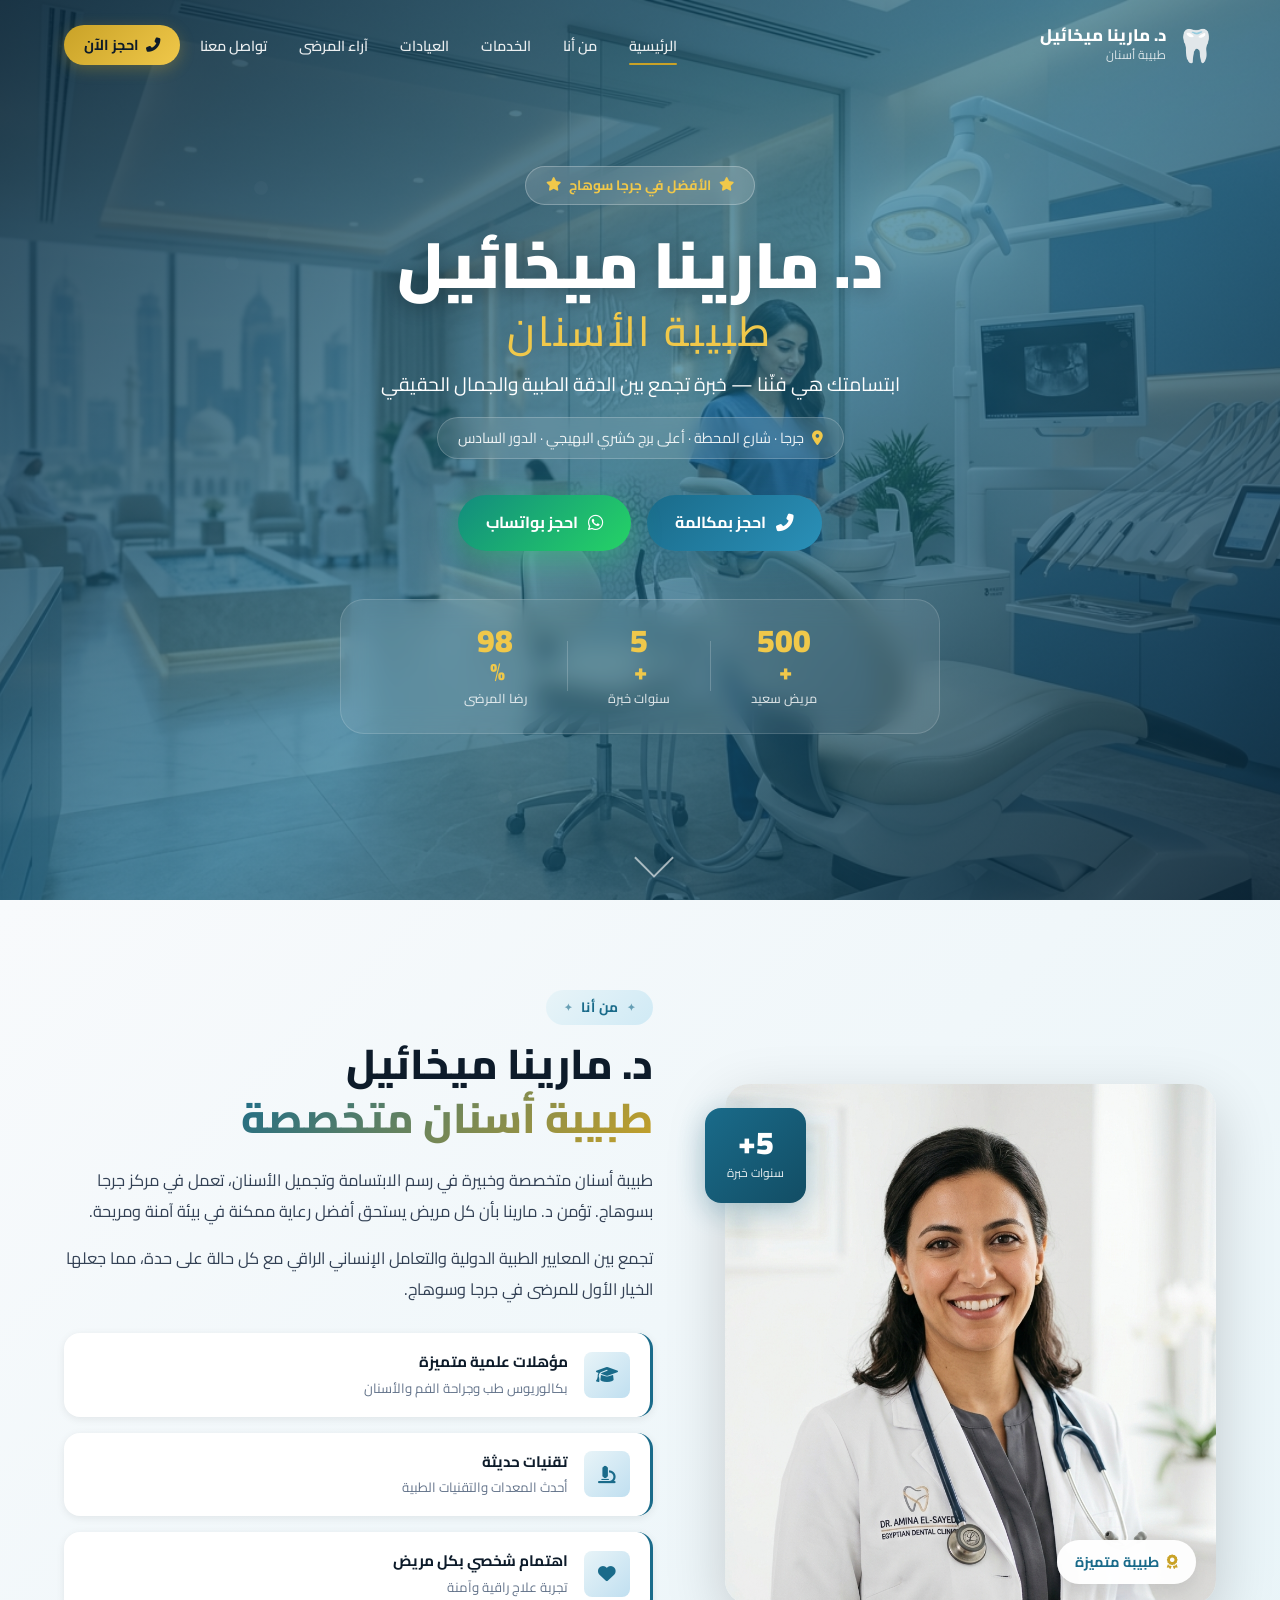
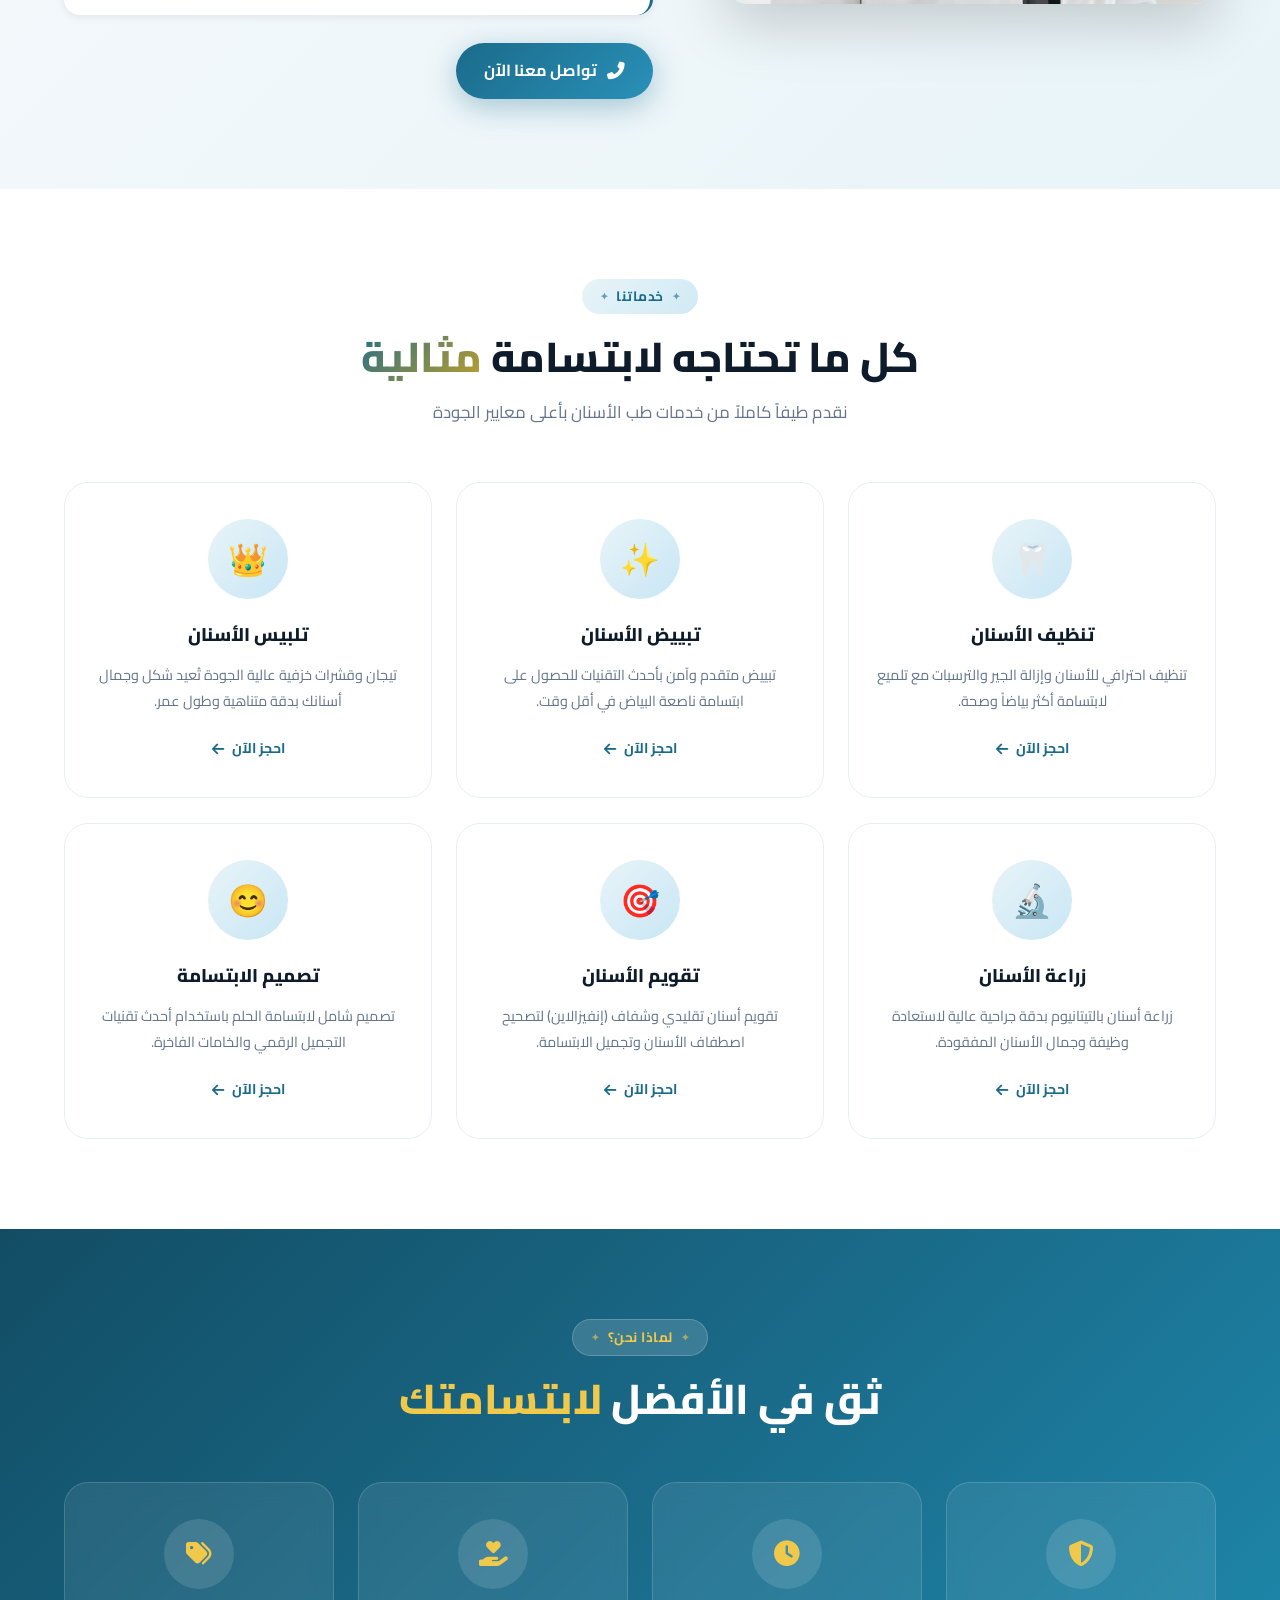
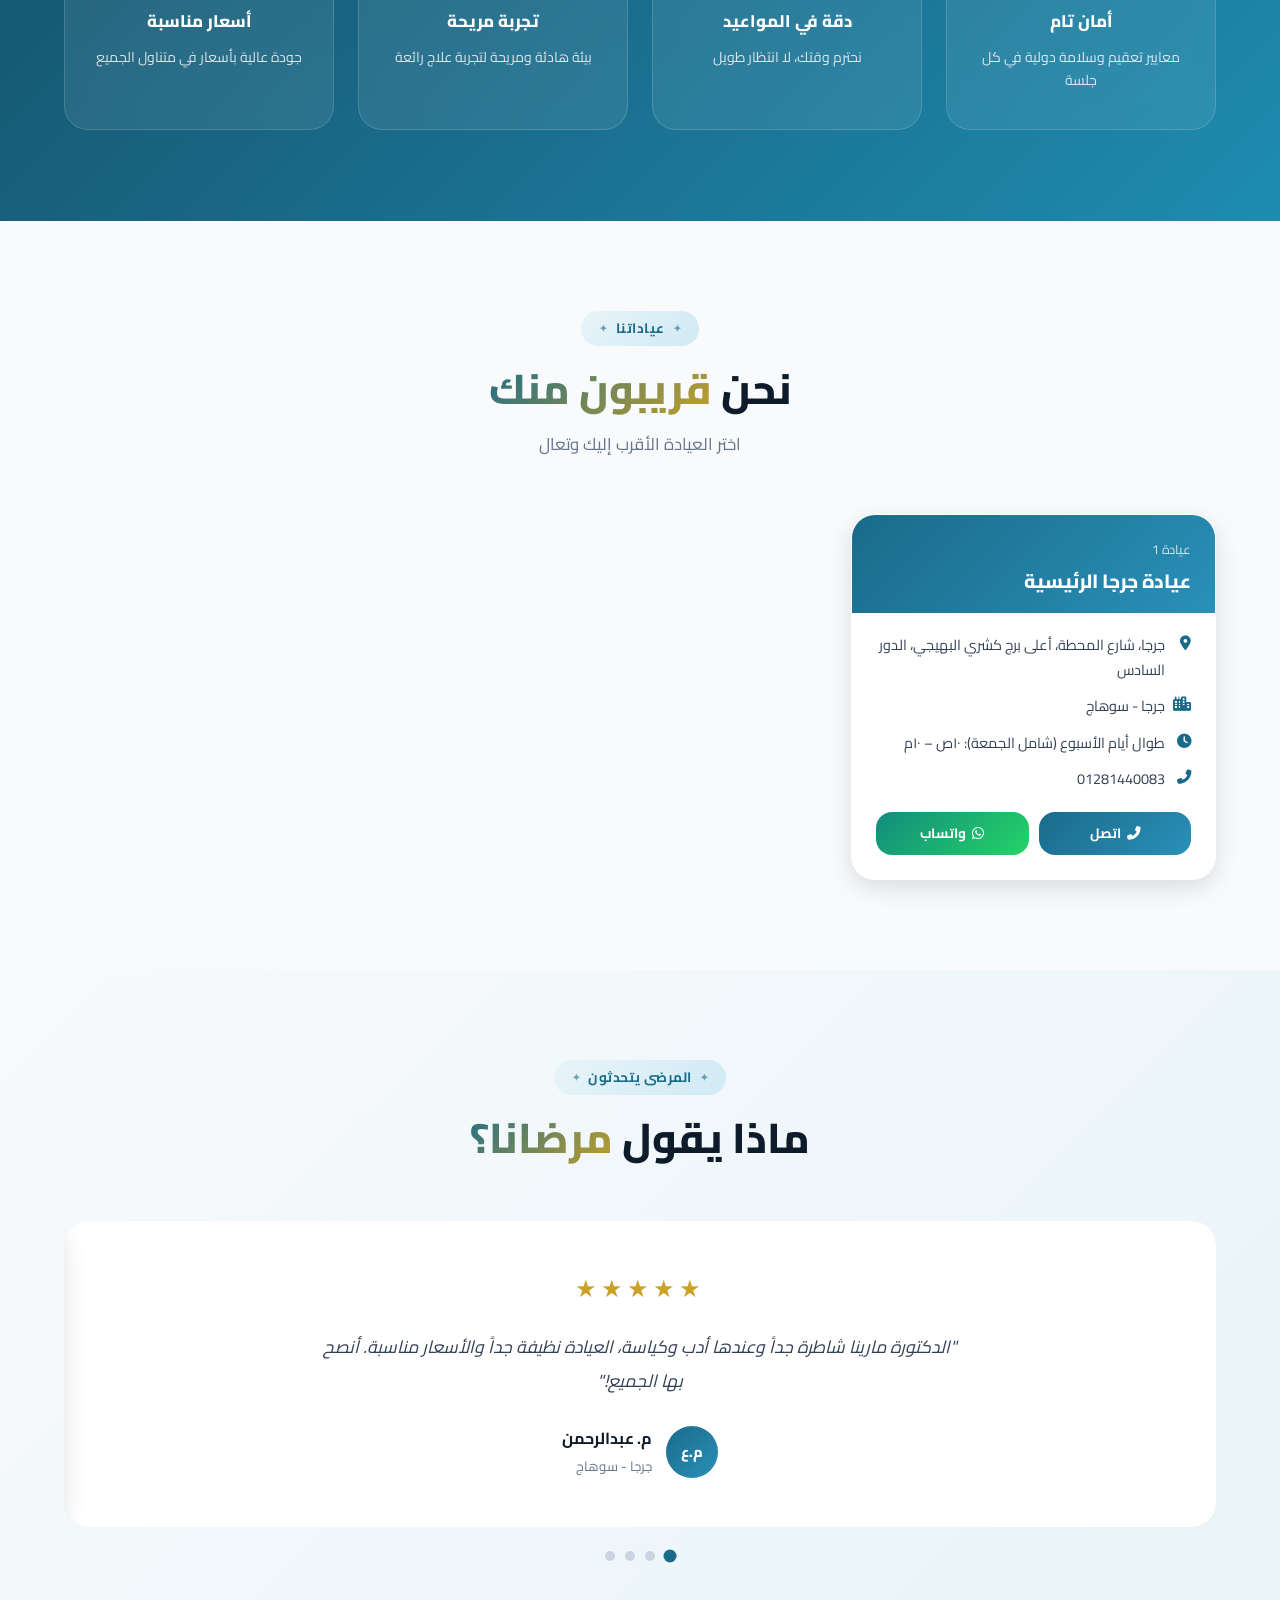
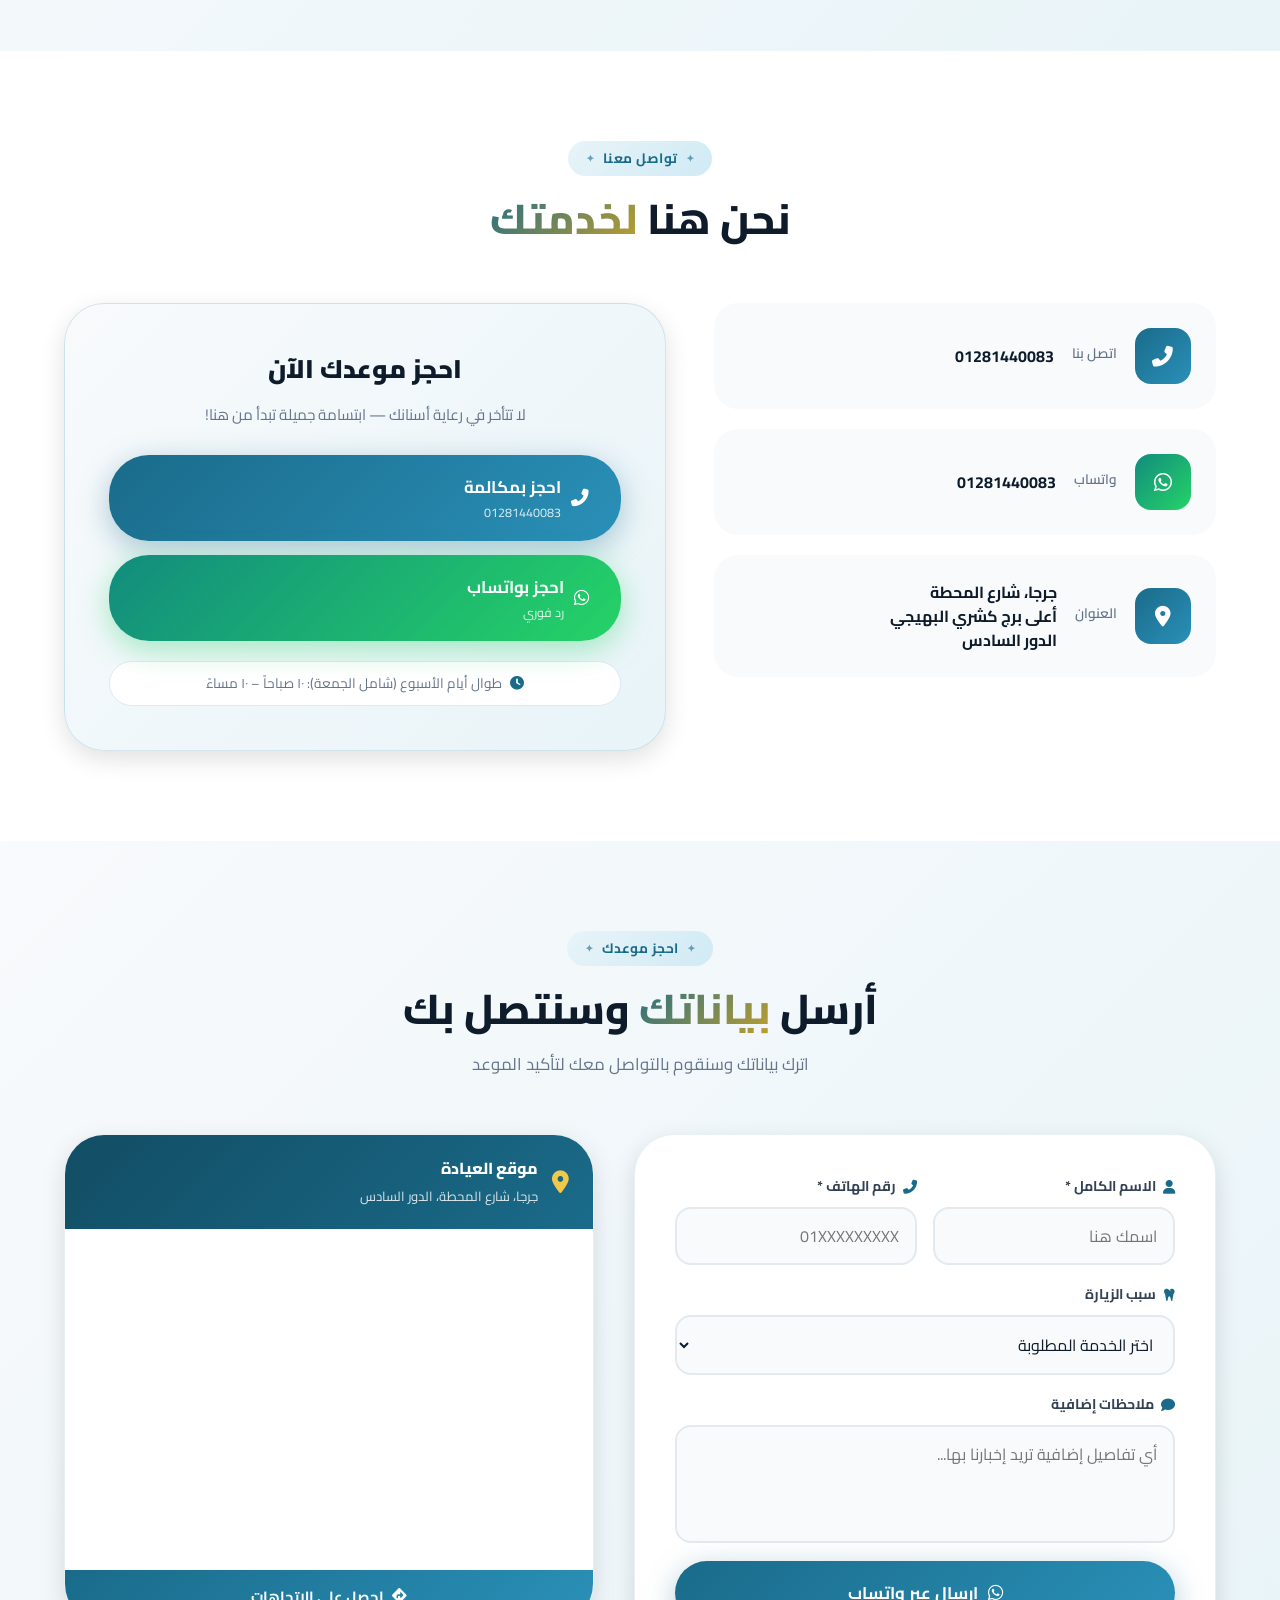
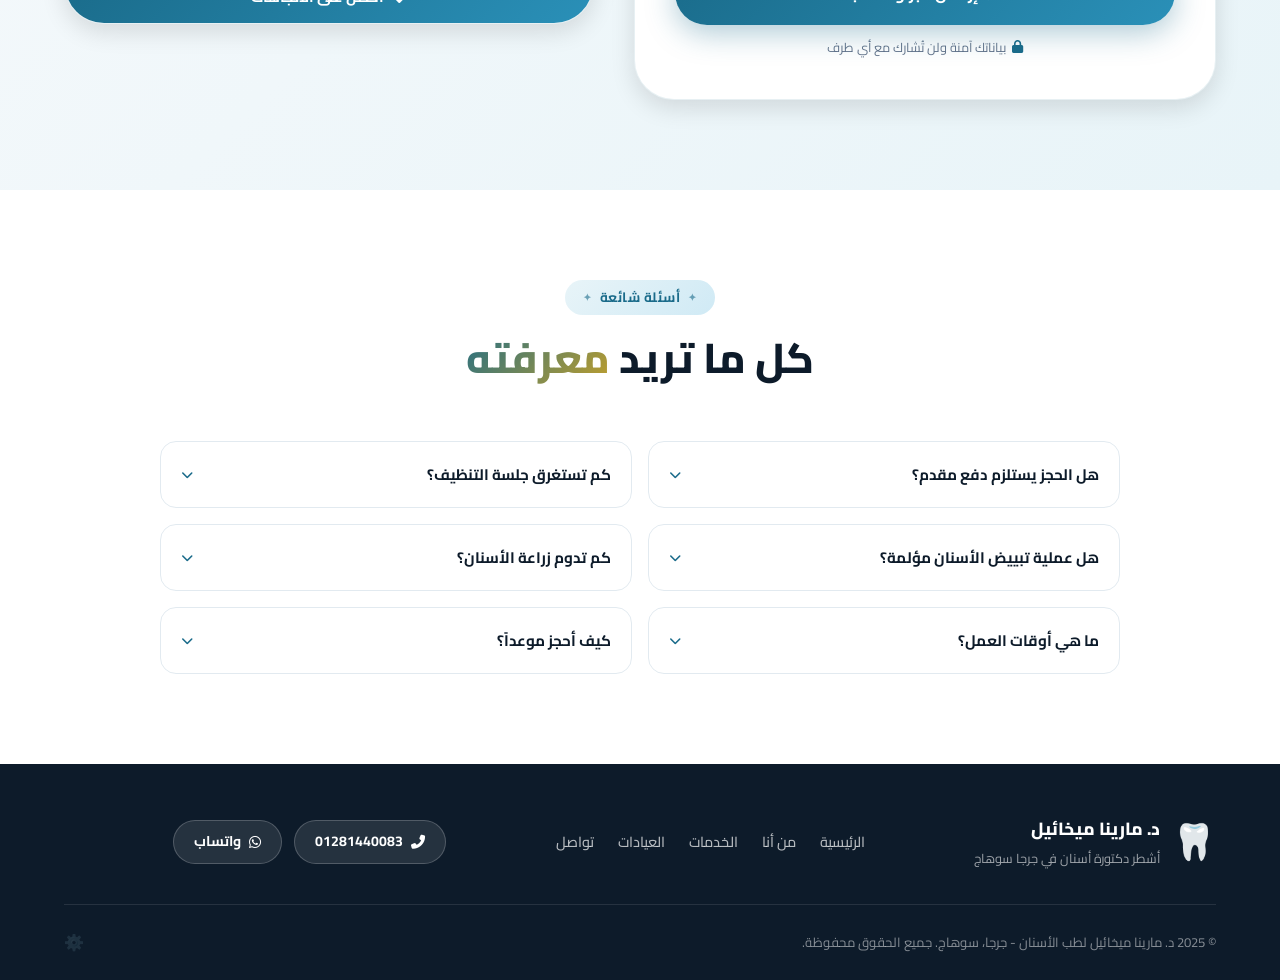
<file: index.html>
<!DOCTYPE html>
<!-- Preloader style injected early to avoid flash -->
<html lang="ar" dir="rtl">
<head>
  <meta charset="UTF-8" />
  <meta name="viewport" content="width=device-width, initial-scale=1.0" />

  <!-- ======= SEO Primary ======= -->
  <title>د. مارينا ميخائيل | أشطر دكتورة أسنان في جرجا سوهاج</title>
  <meta name="description" content="د. مارينا ميخائيل أفضل وأشطر طبيبة أسنان في جرجا سوهاج. خدمات تنظيف وتلبيس وزراعة وتجميل الأسنان. عيادة جرجا شارع المحطة أعلى برج كشري البهيجي الدور السادس. احجز الآن." />
  <meta name="keywords" content="دكتورة أسنان جرجا, طبيبة أسنان سوهاج, أشطر دكتورة أسنان جرجا, عيادة أسنان جرجا, مارينا ميخائيل, تجميل أسنان جرجا, زراعة أسنان سوهاج, تنظيف أسنان جرجا, دكتور أسنان شارع المحطة جرجا, عيادة أسنان سوهاج" />
  <meta name="author" content="د. مارينا ميخائيل" />
  <meta name="robots" content="index, follow" />
  <link rel="canonical" href="https://dr-marina-mikhail.vercel.app/" />

  <!-- ======= Open Graph ======= -->
  <meta property="og:type" content="website" />
  <meta property="og:title" content="د. مارينا ميخائيل | أشطر دكتورة أسنان في جرجا سوهاج" />
  <meta property="og:description" content="أفضل عيادة أسنان في جرجا سوهاج. احجز موعدك الآن مع د. مارينا ميخائيل." />
  <meta property="og:url" content="https://dr-marina-mikhail.vercel.app/" />
  <meta property="og:image" content="images/hero-bg.jpg" />
  <meta property="og:locale" content="ar_EG" />

  <!-- ======= Twitter Card ======= -->
  <meta name="twitter:card" content="summary_large_image" />
  <meta name="twitter:title" content="د. مارينا ميخائيل | أشطر دكتورة أسنان في جرجا" />
  <meta name="twitter:description" content="عيادة أسنان متخصصة في جرجا سوهاج. احجز موعدك الآن." />

  <!-- ======= Schema.org JSON-LD ======= -->
  <script type="application/ld+json">
  {
    "@context": "https://schema.org",
    "@type": "Dentist",
    "name": "عيادة د. مارينا ميخائيل لطب الأسنان",
    "image": "https://dr-marina-mikhail.vercel.app/images/doctor.jpg",
    "description": "أفضل عيادة أسنان في جرجا سوهاج. خدمات تنظيف وتلبيس وزراعة وتجميل الأسنان.",
    "url": "https://dr-marina-mikhail.vercel.app/",
    "telephone": "+201281440083",
    "priceRange": "$$",
    "address": {
      "@type": "PostalAddress",
      "streetAddress": "شارع المحطة، أعلى برج كشري البهيجي، الدور السادس",
      "addressLocality": "جرجا",
      "addressRegion": "سوهاج",
      "addressCountry": "EG"
    },
    "geo": {
      "@type": "GeoCoordinates",
      "latitude": "26.3378",
      "longitude": "31.8919"
    },
    "openingHoursSpecification": [
      {
        "@type": "OpeningHoursSpecification",
        "dayOfWeek": ["Saturday","Sunday","Monday","Tuesday","Wednesday","Thursday","Friday"],
        "opens": "10:00",
        "closes": "22:00"
      }
    ],
    "medicalSpecialty": "Dentistry",
    "sameAs": [
      "https://wa.me/201281440083"
    ]
  }
  </script>

  <!-- ======= Fonts ======= -->
  <link rel="preconnect" href="https://fonts.googleapis.com" />
  <link rel="preconnect" href="https://fonts.gstatic.com" crossorigin />
  <link href="https://fonts.googleapis.com/css2?family=Cairo:wght@300;400;500;600;700;800;900&family=Tajawal:wght@300;400;500;700;800;900&display=swap" rel="stylesheet" />

  <!-- ======= Icons ======= -->
  <link rel="stylesheet" href="https://cdnjs.cloudflare.com/ajax/libs/font-awesome/6.5.0/css/all.min.css" />

  <!-- ======= Styles ======= -->
  <link rel="stylesheet" href="css/style.css?v=5.0" />

  <!-- Preloader inline style for instant render -->
  <style>
    #preloader {
      position: fixed; inset: 0; z-index: 99999;
      background: linear-gradient(135deg, #124d64, #1a6b8a);
      display: flex; flex-direction: column;
      align-items: center; justify-content: center; gap: 20px;
      transition: opacity 0.6s ease, visibility 0.6s ease;
    }
    #preloader.hide { opacity: 0; visibility: hidden; }
    .preloader-tooth {
      font-size: 4rem;
      animation: toothBounce 0.8s ease-in-out infinite alternate;
    }
    @keyframes toothBounce {
      from { transform: translateY(0) scale(1); }
      to   { transform: translateY(-18px) scale(1.1); }
    }
    .preloader-bar {
      width: 180px; height: 4px;
      background: rgba(255,255,255,0.2);
      border-radius: 4px; overflow: hidden;
    }
    .preloader-fill {
      height: 100%; width: 0;
      background: linear-gradient(90deg, #c9a227, #f0c84a);
      border-radius: 4px;
      animation: fillBar 1.4s ease forwards;
    }
    @keyframes fillBar { to { width: 100%; } }
    .preloader-text {
      color: rgba(255,255,255,0.85);
      font-family: 'Cairo', sans-serif;
      font-size: 1rem; font-weight: 600;
    }
  </style>

  <!-- Favicon -->
  <link rel="icon" type="image/svg+xml" href="data:image/svg+xml,<svg xmlns='http://www.w3.org/2000/svg' viewBox='0 0 100 100'><text y='.9em' font-size='90'>🦷</text></svg>" />
</head>
<body>

  <!-- ======= PRELOADER ======= -->
  <div id="preloader" role="status" aria-label="جارٍ تحميل الموقع">
    <div class="preloader-tooth" aria-hidden="true">🦷</div>
    <div class="preloader-bar"><div class="preloader-fill"></div></div>
    <div class="preloader-text">د. مارينا ميخائيل</div>
  </div>

  <!-- ======================================
       FLOATING BOOKING BUTTONS (always visible)
  ======================================= -->
  <div class="floating-btns" id="floating-btns">
    <a href="tel:+201281440083" class="float-btn float-call" id="btn-float-call" aria-label="اتصل للحجز">
      <i class="fas fa-phone-alt"></i>
      <span>احجز بمكالمة</span>
    </a>
    <a href="https://wa.me/201281440083?text=السلام%20عليكم%20د.%20مارينا%2C%20أريد%20حجز%20موعد" target="_blank" rel="noopener" class="float-btn float-whatsapp" id="btn-float-whatsapp" aria-label="احجز بواتساب">
      <i class="fab fa-whatsapp"></i>
      <span>احجز واتساب</span>
    </a>
  </div>

  <!-- ======================================
       NAVBAR
  ======================================= -->
  <nav class="navbar" id="navbar" role="navigation" aria-label="القائمة الرئيسية">
    <div class="container nav-container">
      <a href="#home" class="nav-logo" id="nav-logo" aria-label="الصفحة الرئيسية">
        <span class="logo-icon">🦷</span>
        <div class="logo-text">
          <span class="logo-name">د. مارينا ميخائيل</span>
          <span class="logo-sub">طبيبة أسنان</span>
        </div>
      </a>
      <button class="nav-toggle" id="nav-toggle" aria-label="فتح القائمة" aria-expanded="false">
        <span></span><span></span><span></span>
      </button>
      <ul class="nav-menu" id="nav-menu" role="list">
        <li><a href="#home" class="nav-link active" id="nav-home">الرئيسية</a></li>
        <li><a href="#about" class="nav-link" id="nav-about">من أنا</a></li>
        <li><a href="#services" class="nav-link" id="nav-services">الخدمات</a></li>
        <li><a href="#clinics" class="nav-link" id="nav-clinics">العيادات</a></li>
        <li><a href="#testimonials" class="nav-link" id="nav-testimonials">آراء المرضى</a></li>
        <li><a href="#contact" class="nav-link" id="nav-contact">تواصل معنا</a></li>
        <li>
          <a href="tel:+201281440083" class="nav-cta" id="nav-cta-call">
            <i class="fas fa-phone-alt"></i> احجز الآن
          </a>
        </li>
      </ul>
    </div>
  </nav>

  <!-- ======================================
       HERO SECTION
  ======================================= -->
  <section id="home" class="hero" aria-label="قسم الترحيب">
    <div class="hero-bg">
      <img src="images/hero-bg.jpg" id="hero-bg-img" alt="عيادة د. مارينا ميخائيل لطب الأسنان في جرجا سوهاج" loading="eager" style="z-index:0;" />
      <video autoplay muted loop playsinline id="hero-video" class="hero-video" style="z-index:1; opacity:0; transition: opacity 0.8s ease;">
        <source src="videos/hero-video.mp4" type="video/mp4" />
      </video>
      <div class="hero-overlay" style="z-index:2;"></div>
    </div>
    <div class="hero-particles" id="hero-particles" aria-hidden="true"></div>

    <div class="container hero-content">
      <div class="hero-badge animate-fade-up" style="animation-delay:0.2s">
        <i class="fas fa-star"></i>
        <span>الأفضل في جرجا سوهاج</span>
        <i class="fas fa-star"></i>
      </div>
      <h1 class="hero-title animate-fade-up" style="animation-delay:0.4s">
        د. مارينا ميخائيل
        <span class="hero-title-highlight">طبيبة الأسنان</span>
      </h1>
      <p class="hero-subtitle animate-fade-up" style="animation-delay:0.6s">
        ابتسامتك هي فنّنا — خبرة تجمع بين الدقة الطبية والجمال الحقيقي
      </p>
      <p class="hero-location animate-fade-up" style="animation-delay:0.7s">
        <i class="fas fa-map-marker-alt"></i>
        جرجا · شارع المحطة · أعلى برج كشري البهيجي · الدور السادس
      </p>

      <div class="hero-btns animate-fade-up" style="animation-delay:0.9s">
        <a href="tel:+201281440083" class="btn btn-primary" id="hero-btn-call">
          <i class="fas fa-phone-alt"></i>
          <span>احجز بمكالمة</span>
          <div class="btn-shine"></div>
        </a>
        <a href="https://wa.me/201281440083?text=السلام%20عليكم%20د.%20مارينا%2C%20أريد%20حجز%20موعد" target="_blank" rel="noopener" class="btn btn-whatsapp" id="hero-btn-whatsapp">
          <i class="fab fa-whatsapp"></i>
          <span>احجز بواتساب</span>
          <div class="btn-shine"></div>
        </a>
      </div>

      <div class="hero-stats animate-fade-up" style="animation-delay:1.1s">
        <div class="stat-item">
          <span class="stat-number" data-target="500">0</span><span>+</span>
          <span class="stat-label">مريض سعيد</span>
        </div>
        <div class="stat-divider" aria-hidden="true"></div>
        <div class="stat-item">
          <span class="stat-number" data-target="5">0</span><span>+</span>
          <span class="stat-label">سنوات خبرة</span>
        </div>
        <div class="stat-divider" aria-hidden="true"></div>
        <div class="stat-item">
          <span class="stat-number" data-target="98">0</span><span>%</span>
          <span class="stat-label">رضا المرضى</span>
        </div>
      </div>
    </div>

    <div class="hero-scroll-hint animate-fade-up" style="animation-delay:1.3s" aria-hidden="true">
      <div class="scroll-arrow"></div>
    </div>
  </section>

  <!-- ======================================
       ABOUT SECTION
  ======================================= -->
  <section id="about" class="section about-section" aria-label="قسم من أنا">
    <div class="container">
      <div class="about-grid">
        <div class="about-image-wrap reveal-left">
          <div class="about-img-card">
            <img src="images/doctor.jpg" alt="د. مارينا ميخائيل - طبيبة أسنان في جرجا سوهاج" loading="lazy" />
            <div class="about-img-badge">
              <i class="fas fa-award"></i>
              <span>طبيبة متميزة</span>
            </div>
          </div>
          <div class="about-experience-badge">
            <span class="exp-number">5+</span>
            <span class="exp-label">سنوات خبرة</span>
          </div>
        </div>

        <div class="about-content reveal-right">
          <div class="section-label">من أنا</div>
          <h2 class="section-title">د. مارينا ميخائيل<br /><span>طبيبة أسنان متخصصة</span></h2>
          <p class="about-text">
            طبيبة أسنان متخصصة وخبيرة في رسم الابتسامة وتجميل الأسنان، تعمل في مركز جرجا بسوهاج. تؤمن د. مارينا بأن كل مريض يستحق أفضل رعاية ممكنة في بيئة آمنة ومريحة.
          </p>
          <p class="about-text">
            تجمع بين المعايير الطبية الدولية والتعامل الإنساني الراقي مع كل حالة على حدة، مما جعلها الخيار الأول للمرضى في جرجا وسوهاج.
          </p>
          <div class="about-features">
            <div class="feature-item" id="feature-1">
              <div class="feature-icon"><i class="fas fa-graduation-cap"></i></div>
              <div class="feature-text">
                <strong>مؤهلات علمية متميزة</strong>
                <span>بكالوريوس طب وجراحة الفم والأسنان</span>
              </div>
            </div>
            <div class="feature-item" id="feature-2">
              <div class="feature-icon"><i class="fas fa-microscope"></i></div>
              <div class="feature-text">
                <strong>تقنيات حديثة</strong>
                <span>أحدث المعدات والتقنيات الطبية</span>
              </div>
            </div>
            <div class="feature-item" id="feature-3">
              <div class="feature-icon"><i class="fas fa-heart"></i></div>
              <div class="feature-text">
                <strong>اهتمام شخصي بكل مريض</strong>
                <span>تجربة علاج راقية وآمنة</span>
              </div>
            </div>
          </div>
          <div class="about-cta">
            <a href="tel:+201281440083" class="btn btn-primary" id="about-btn-call">
              <i class="fas fa-phone-alt"></i> تواصل معنا الآن
            </a>
          </div>
        </div>
      </div>
    </div>
  </section>

  <!-- ======================================
       SERVICES SECTION
  ======================================= -->
  <section id="services" class="section services-section" aria-label="قسم الخدمات">
    <div class="container">
      <div class="section-header reveal-up">
        <div class="section-label">خدماتنا</div>
        <h2 class="section-title">كل ما تحتاجه لابتسامة <span>مثالية</span></h2>
        <p class="section-subtitle">نقدم طيفاً كاملاً من خدمات طب الأسنان بأعلى معايير الجودة</p>
      </div>

      <div class="services-grid">
        <article class="service-card reveal-up" id="service-cleaning" style="animation-delay:0.1s">
          <div class="service-icon-wrap">
            <div class="service-icon">🦷</div>
          </div>
          <h3>تنظيف الأسنان</h3>
          <p>تنظيف احترافي للأسنان وإزالة الجير والترسبات مع تلميع لابتسامة أكثر بياضاً وصحة.</p>
          <a href="tel:+201281440083" class="service-link" id="service-link-cleaning">احجز الآن <i class="fas fa-arrow-left"></i></a>
        </article>

        <article class="service-card reveal-up" id="service-whitening" style="animation-delay:0.2s">
          <div class="service-icon-wrap">
            <div class="service-icon">✨</div>
          </div>
          <h3>تبييض الأسنان</h3>
          <p>تبييض متقدم وآمن بأحدث التقنيات للحصول على ابتسامة ناصعة البياض في أقل وقت.</p>
          <a href="tel:+201281440083" class="service-link" id="service-link-whitening">احجز الآن <i class="fas fa-arrow-left"></i></a>
        </article>

        <article class="service-card reveal-up" id="service-crown" style="animation-delay:0.3s">
          <div class="service-icon-wrap">
            <div class="service-icon">👑</div>
          </div>
          <h3>تلبيس الأسنان</h3>
          <p>تيجان وقشرات خزفية عالية الجودة تُعيد شكل وجمال أسنانك بدقة متناهية وطول عمر.</p>
          <a href="tel:+201281440083" class="service-link" id="service-link-crown">احجز الآن <i class="fas fa-arrow-left"></i></a>
        </article>

        <article class="service-card reveal-up" id="service-implant" style="animation-delay:0.4s">
          <div class="service-icon-wrap">
            <div class="service-icon">🔬</div>
          </div>
          <h3>زراعة الأسنان</h3>
          <p>زراعة أسنان بالتيتانيوم بدقة جراحية عالية لاستعادة وظيفة وجمال الأسنان المفقودة.</p>
          <a href="tel:+201281440083" class="service-link" id="service-link-implant">احجز الآن <i class="fas fa-arrow-left"></i></a>
        </article>

        <article class="service-card reveal-up" id="service-braces" style="animation-delay:0.5s">
          <div class="service-icon-wrap">
            <div class="service-icon">🎯</div>
          </div>
          <h3>تقويم الأسنان</h3>
          <p>تقويم أسنان تقليدي وشفاف (إنفيزالاين) لتصحيح اصطفاف الأسنان وتجميل الابتسامة.</p>
          <a href="tel:+201281440083" class="service-link" id="service-link-braces">احجز الآن <i class="fas fa-arrow-left"></i></a>
        </article>

        <article class="service-card reveal-up" id="service-smile" style="animation-delay:0.6s">
          <div class="service-icon-wrap">
            <div class="service-icon">😊</div>
          </div>
          <h3>تصميم الابتسامة</h3>
          <p>تصميم شامل لابتسامة الحلم باستخدام أحدث تقنيات التجميل الرقمي والخامات الفاخرة.</p>
          <a href="tel:+201281440083" class="service-link" id="service-link-smile">احجز الآن <i class="fas fa-arrow-left"></i></a>
        </article>
      </div>
    </div>
  </section>

  <!-- ======================================
       WHY US SECTION
  ======================================= -->
  <section class="section whyus-section" aria-label="لماذا تختارنا">
    <div class="container">
      <div class="section-header reveal-up">
        <div class="section-label">لماذا نحن؟</div>
        <h2 class="section-title">ثق في الأفضل <span>لابتسامتك</span></h2>
      </div>
      <div class="whyus-grid">
        <div class="whyus-card reveal-up" id="why-1" style="animation-delay:0.1s">
          <div class="whyus-icon"><i class="fas fa-shield-alt"></i></div>
          <h3>أمان تام</h3>
          <p>معايير تعقيم وسلامة دولية في كل جلسة</p>
        </div>
        <div class="whyus-card reveal-up" id="why-2" style="animation-delay:0.2s">
          <div class="whyus-icon"><i class="fas fa-clock"></i></div>
          <h3>دقة في المواعيد</h3>
          <p>نحترم وقتك، لا انتظار طويل</p>
        </div>
        <div class="whyus-card reveal-up" id="why-3" style="animation-delay:0.3s">
          <div class="whyus-icon"><i class="fas fa-hand-holding-heart"></i></div>
          <h3>تجربة مريحة</h3>
          <p>بيئة هادئة ومريحة لتجربة علاج رائعة</p>
        </div>
        <div class="whyus-card reveal-up" id="why-4" style="animation-delay:0.4s">
          <div class="whyus-icon"><i class="fas fa-tags"></i></div>
          <h3>أسعار مناسبة</h3>
          <p>جودة عالية بأسعار في متناول الجميع</p>
        </div>
      </div>
    </div>
  </section>

  <!-- ======================================
       CLINICS SECTION
  ======================================= -->
  <section id="clinics" class="section clinics-section" aria-label="قسم العيادات">
    <div class="container">
      <div class="section-header reveal-up">
        <div class="section-label">عياداتنا</div>
        <h2 class="section-title">نحن <span>قريبون منك</span></h2>
        <p class="section-subtitle">اختر العيادة الأقرب إليك وتعال</p>
      </div>
      <div class="clinics-grid" id="clinics-grid">
        <!-- Clinics are loaded from JS (localStorage + default) -->
      </div>
    </div>
  </section>

  <!-- ======================================
       TESTIMONIALS SECTION
  ======================================= -->
  <section id="testimonials" class="section testimonials-section" aria-label="آراء المرضى">
    <div class="container">
      <div class="section-header reveal-up">
        <div class="section-label">المرضى يتحدثون</div>
        <h2 class="section-title">ماذا يقول <span>مرضانا؟</span></h2>
      </div>
      <div class="testimonials-slider" id="testimonials-slider" aria-live="polite">
        <div class="testimonial-track" id="testimonial-track">
          <div class="testimonial-card">
            <div class="t-stars" aria-label="5 نجوم">★★★★★</div>
            <p class="t-text">"الدكتورة مارينا شاطرة جداً وعندها أدب وكياسة، العيادة نظيفة جداً والأسعار مناسبة. أنصح بها الجميع!"</p>
            <div class="t-author">
              <div class="t-avatar">م.ع</div>
              <div class="t-info">
                <strong>م. عبدالرحمن</strong>
                <span>جرجا - سوهاج</span>
              </div>
            </div>
          </div>
          <div class="testimonial-card">
            <div class="t-stars" aria-label="5 نجوم">★★★★★</div>
            <p class="t-text">"عملت زراعة أسنان مع الدكتورة مارينا والنتيجة مذهلة، ما حسيت بأي ألم والدكتورة صبورة جداً."</p>
            <div class="t-author">
              <div class="t-avatar">س.م</div>
              <div class="t-info">
                <strong>سامية محمود</strong>
                <span>جرجا - سوهاج</span>
              </div>
            </div>
          </div>
          <div class="testimonial-card">
            <div class="t-stars" aria-label="5 نجوم">★★★★★</div>
            <p class="t-text">"عملت تلبيس للأسنان والنتيجة جميلة جداً، تحسنت ابتسامتي بشكل كبير. شكراً د. مارينا على الاهتمام!"</p>
            <div class="t-author">
              <div class="t-avatar">أ.ك</div>
              <div class="t-info">
                <strong>أحمد كمال</strong>
                <span>سوهاج</span>
              </div>
            </div>
          </div>
          <div class="testimonial-card">
            <div class="t-stars" aria-label="5 نجوم">★★★★★</div>
            <p class="t-text">"أفضل دكتورة أسنان في جرجا بدون منافسة. عيادة محترمة، دكتورة متخصصة، وأسعار منطقية جداً."</p>
            <div class="t-author">
              <div class="t-avatar">ن.ر</div>
              <div class="t-info">
                <strong>نورا رمضان</strong>
                <span>جرجا</span>
              </div>
            </div>
          </div>
        </div>
      </div>
      <div class="testimonial-dots" id="testimonial-dots" role="tablist" aria-label="تنقل بين التقييمات"></div>
    </div>
  </section>

  <!-- ======================================
       CONTACT SECTION
  ======================================= -->
  <section id="contact" class="section contact-section" aria-label="تواصل معنا">
    <div class="container">
      <div class="section-header reveal-up">
        <div class="section-label">تواصل معنا</div>
        <h2 class="section-title">نحن هنا <span>لخدمتك</span></h2>
      </div>
      <div class="contact-grid">
        <div class="contact-info reveal-left">
          <div class="contact-card" id="contact-card-phone">
            <div class="contact-icon"><i class="fas fa-phone-alt"></i></div>
            <h3>اتصل بنا</h3>
            <a href="tel:+201281440083" class="contact-value">01281440083</a>
          </div>
          <div class="contact-card" id="contact-card-whatsapp">
            <div class="contact-icon whatsapp-icon"><i class="fab fa-whatsapp"></i></div>
            <h3>واتساب</h3>
            <a href="https://wa.me/201281440083?text=السلام%20عليكم%20د.%20مارينا%2C%20أريد%20حجز%20موعد" target="_blank" rel="noopener" class="contact-value">01281440083</a>
          </div>
          <div class="contact-card" id="contact-card-address">
            <div class="contact-icon"><i class="fas fa-map-marker-alt"></i></div>
            <h3>العنوان</h3>
            <p class="contact-value">جرجا، شارع المحطة<br/>أعلى برج كشري البهيجي<br/>الدور السادس</p>
          </div>
        </div>
        <div class="contact-booking reveal-right">
          <div class="booking-card" id="booking-card">
            <h3>احجز موعدك الآن</h3>
            <p>لا تتأخر في رعاية أسنانك — ابتسامة جميلة تبدأ من هنا!</p>
            <div class="booking-btns">
              <a href="tel:+201281440083" class="btn btn-primary btn-large" id="contact-btn-call">
                <i class="fas fa-phone-alt"></i>
                <div>
                  <span>احجز بمكالمة</span>
                  <small>01281440083</small>
                </div>
                <div class="btn-shine"></div>
              </a>
              <a href="https://wa.me/201281440083?text=السلام%20عليكم%20د.%20مارينا%2C%20أريد%20حجز%20موعد" target="_blank" rel="noopener" class="btn btn-whatsapp btn-large" id="contact-btn-whatsapp">
                <i class="fab fa-whatsapp"></i>
                <div>
                  <span>احجز بواتساب</span>
                  <small>رد فوري</small>
                </div>
                <div class="btn-shine"></div>
              </a>
            </div>
            <div class="booking-hours">
              <i class="fas fa-clock"></i>
              <span>طوال أيام الأسبوع (شامل الجمعة): ١٠ صباحاً – ١٠ مساءً</span>
            </div>
          </div>
        </div>
      </div>
    </div>
  </section>

  <!-- ======================================
       BOOKING FORM SECTION
  ======================================= -->
  <section id="booking-form" class="section booking-form-section" aria-label="نموذج الحجز">
    <div class="container">
      <div class="section-header reveal-up">
        <div class="section-label">احجز موعدك</div>
        <h2 class="section-title">أرسل <span>بياناتك</span> وسنتصل بك</h2>
        <p class="section-subtitle">اترك بياناتك وسنقوم بالتواصل معك لتأكيد الموعد</p>
      </div>
      <div class="booking-form-grid">
        <form class="booking-form-card reveal-left" id="contact-form" onsubmit="submitForm(event)" novalidate>
          <div class="bform-row">
            <div class="bform-group">
              <label for="bf-name"><i class="fas fa-user"></i> الاسم الكامل *</label>
              <input type="text" id="bf-name" placeholder="اسمك هنا" required />
            </div>
            <div class="bform-group">
              <label for="bf-phone"><i class="fas fa-phone-alt"></i> رقم الهاتف *</label>
              <input type="tel" id="bf-phone" placeholder="01XXXXXXXXX" required />
            </div>
          </div>
          <div class="bform-group">
            <label for="bf-reason"><i class="fas fa-tooth"></i> سبب الزيارة</label>
            <select id="bf-reason">
              <option value="">اختر الخدمة المطلوبة</option>
              <option value="تنظيف أسنان">تنظيف أسنان</option>
              <option value="تبييض أسنان">تبييض أسنان</option>
              <option value="تلبيس أسنان">تلبيس أسنان</option>
              <option value="زراعة أسنان">زراعة أسنان</option>
              <option value="تقويم أسنان">تقويم أسنان</option>
              <option value="تصميم ابتسامة">تصميم ابتسامة</option>
              <option value="كشف عام">كشف عام</option>
              <option value="أخرى">أخرى</option>
            </select>
          </div>
          <div class="bform-group">
            <label for="bf-msg"><i class="fas fa-comment"></i> ملاحظات إضافية</label>
            <textarea id="bf-msg" rows="3" placeholder="أي تفاصيل إضافية تريد إخبارنا بها..."></textarea>
          </div>
          <button type="submit" class="btn btn-primary bform-submit" id="bform-submit-btn">
            <i class="fab fa-whatsapp"></i>
            <span>إرسال عبر واتساب</span>
            <div class="btn-shine"></div>
          </button>
          <p class="bform-note"><i class="fas fa-lock"></i> بياناتك آمنة ولن تُشارك مع أي طرف</p>
        </form>

        <div class="map-card reveal-right" id="map-card">
          <div class="map-header">
            <i class="fas fa-map-marker-alt"></i>
            <div>
              <strong>موقع العيادة</strong>
              <span>جرجا، شارع المحطة، الدور السادس</span>
            </div>
          </div>
          <div class="map-embed" id="map-embed">
            <iframe
              src="https://www.google.com/maps/embed?pb=!1m18!1m12!1m3!1d3479.245678!2d31.8919!3d26.3378!2m3!1f0!2f0!3f0!3m2!1i1024!2i768!4f13.1!3m3!1m2!1s0x0%3A0x0!2zMjbCsDIwJzE2LjEiTiAzMcKwNTMnMzAuOCJF!5e0!3m2!1sar!2seg!4v1234567890"
              width="100%"
              height="300"
              style="border:0; border-radius: 12px;"
              allowfullscreen=""
              loading="lazy"
              referrerpolicy="no-referrer-when-downgrade"
              title="موقع عيادة د. مارينا ميخائيل - جرجا سوهاج"
              aria-label="خريطة موقع العيادة"
            ></iframe>
          </div>
          <a
            href="https://maps.google.com/?q=جرجا+شارع+المحطة+سوهاج+مصر"
            target="_blank"
            rel="noopener"
            class="map-link"
            id="map-directions-link"
          >
            <i class="fas fa-directions"></i> احصل على الاتجاهات
          </a>
        </div>
      </div>
    </div>
  </section>

  <!-- ======================================
       FAQ SECTION
  ======================================= -->
  <section id="faq" class="section faq-section" aria-label="الأسئلة الشائعة">
    <div class="container">
      <div class="section-header reveal-up">
        <div class="section-label">أسئلة شائعة</div>
        <h2 class="section-title">كل ما تريد <span>معرفته</span></h2>
      </div>
      <div class="faq-grid" id="faq-accordion" role="list">

        <div class="faq-item reveal-up" style="animation-delay:0.1s" role="listitem">
          <button class="faq-q" id="faq-btn-1" aria-expanded="false" aria-controls="faq-a-1">
            <span>هل الحجز يستلزم دفع مقدم؟</span>
            <i class="fas fa-chevron-down faq-icon"></i>
          </button>
          <div class="faq-a" id="faq-a-1" role="region" aria-labelledby="faq-btn-1">
            <p>لا، الحجز مجاني تماماً. ادفع فقط عند زيارة العيادة.</p>
          </div>
        </div>

        <div class="faq-item reveal-up" style="animation-delay:0.2s" role="listitem">
          <button class="faq-q" id="faq-btn-2" aria-expanded="false" aria-controls="faq-a-2">
            <span>كم تستغرق جلسة التنظيف؟</span>
            <i class="fas fa-chevron-down faq-icon"></i>
          </button>
          <div class="faq-a" id="faq-a-2" role="region" aria-labelledby="faq-btn-2">
            <p>جلسة التنظيف تستغرق عادةً من 30 إلى 45 دقيقة فقط.</p>
          </div>
        </div>

        <div class="faq-item reveal-up" style="animation-delay:0.3s" role="listitem">
          <button class="faq-q" id="faq-btn-3" aria-expanded="false" aria-controls="faq-a-3">
            <span>هل عملية تبييض الأسنان مؤلمة؟</span>
            <i class="fas fa-chevron-down faq-icon"></i>
          </button>
          <div class="faq-a" id="faq-a-3" role="region" aria-labelledby="faq-btn-3">
            <p>لا، التبييض آمن وغير مؤلم باستخدام أحدث التقنيات. قد تشعر ببعض الحساسية البسيطة تختفي خلال يوم.</p>
          </div>
        </div>

        <div class="faq-item reveal-up" style="animation-delay:0.4s" role="listitem">
          <button class="faq-q" id="faq-btn-4" aria-expanded="false" aria-controls="faq-a-4">
            <span>كم تدوم زراعة الأسنان؟</span>
            <i class="fas fa-chevron-down faq-icon"></i>
          </button>
          <div class="faq-a" id="faq-a-4" role="region" aria-labelledby="faq-btn-4">
            <p>زراعة الأسنان تدوم مدى الحياة مع العناية الصحيحة — تعتبر الحل الدائم والأفضل لتعويض الأسنان المفقودة.</p>
          </div>
        </div>

        <div class="faq-item reveal-up" style="animation-delay:0.5s" role="listitem">
          <button class="faq-q" id="faq-btn-5" aria-expanded="false" aria-controls="faq-a-5">
            <span>ما هي أوقات العمل؟</span>
            <i class="fas fa-chevron-down faq-icon"></i>
          </button>
          <div class="faq-a" id="faq-a-5" role="region" aria-labelledby="faq-btn-5">
            <p>العيادة مفتوحة طوال أيام الأسبوع (من السبت إلى الجمعة) من الساعة ١٠ صباحاً حتى ١٠ مساءً.</p>
          </div>
        </div>

        <div class="faq-item reveal-up" style="animation-delay:0.6s" role="listitem">
          <button class="faq-q" id="faq-btn-6" aria-expanded="false" aria-controls="faq-a-6">
            <span>كيف أحجز موعداً؟</span>
            <i class="fas fa-chevron-down faq-icon"></i>
          </button>
          <div class="faq-a" id="faq-a-6" role="region" aria-labelledby="faq-btn-6">
            <p>يمكنك الحجز بالاتصال على <strong>01281440083</strong> أو إرسال رسالة عبر واتساب وسنرد عليك فوراً.</p>
          </div>
        </div>

      </div>
    </div>
  </section>

  <!-- ======================================
       FOOTER
  ======================================= -->
  <footer class="footer" role="contentinfo">
    <div class="container">
      <div class="footer-top">
        <div class="footer-brand">
          <span class="logo-icon">🦷</span>
          <div>
            <div class="footer-name">د. مارينا ميخائيل</div>
            <div class="footer-tagline">أشطر دكتورة أسنان في جرجا سوهاج</div>
          </div>
        </div>
        <div class="footer-links">
          <a href="#home" id="footer-link-home">الرئيسية</a>
          <a href="#about" id="footer-link-about">من أنا</a>
          <a href="#services" id="footer-link-services">الخدمات</a>
          <a href="#clinics" id="footer-link-clinics">العيادات</a>
          <a href="#contact" id="footer-link-contact">تواصل</a>
        </div>
        <div class="footer-contact">
          <a href="tel:+201281440083" class="footer-contact-btn" id="footer-btn-call"><i class="fas fa-phone-alt"></i> 01281440083</a>
          <a href="https://wa.me/201281440083" target="_blank" rel="noopener" class="footer-contact-btn whatsapp" id="footer-btn-wa"><i class="fab fa-whatsapp"></i> واتساب</a>
        </div>
        <div class="footer-social" id="footer-social-links">
          <a href="#" target="_blank" rel="noopener" class="social-icon fb" id="social-fb" title="Facebook" style="display:none;"><i class="fab fa-facebook-f"></i></a>
          <a href="#" target="_blank" rel="noopener" class="social-icon ig" id="social-ig" title="Instagram" style="display:none;"><i class="fab fa-instagram"></i></a>
          <a href="#" target="_blank" rel="noopener" class="social-icon tt" id="social-tt" title="TikTok" style="display:none;"><i class="fab fa-tiktok"></i></a>
          <a href="#" target="_blank" rel="noopener" class="social-icon yt" id="social-yt" title="YouTube" style="display:none;"><i class="fab fa-youtube"></i></a>
        </div>
      </div>
      <div class="footer-bottom">
        <p>© 2025 د. مارينا ميخائيل لطب الأسنان - جرجا، سوهاج. جميع الحقوق محفوظة.</p>
        <a href="dashboard.html" class="admin-link" id="admin-link" aria-label="لوحة التحكم">⚙️</a>
      </div>
    </div>
  </footer>

  <script src="js/main.js?v=4.0"></script>
</body>
</html>
</file>
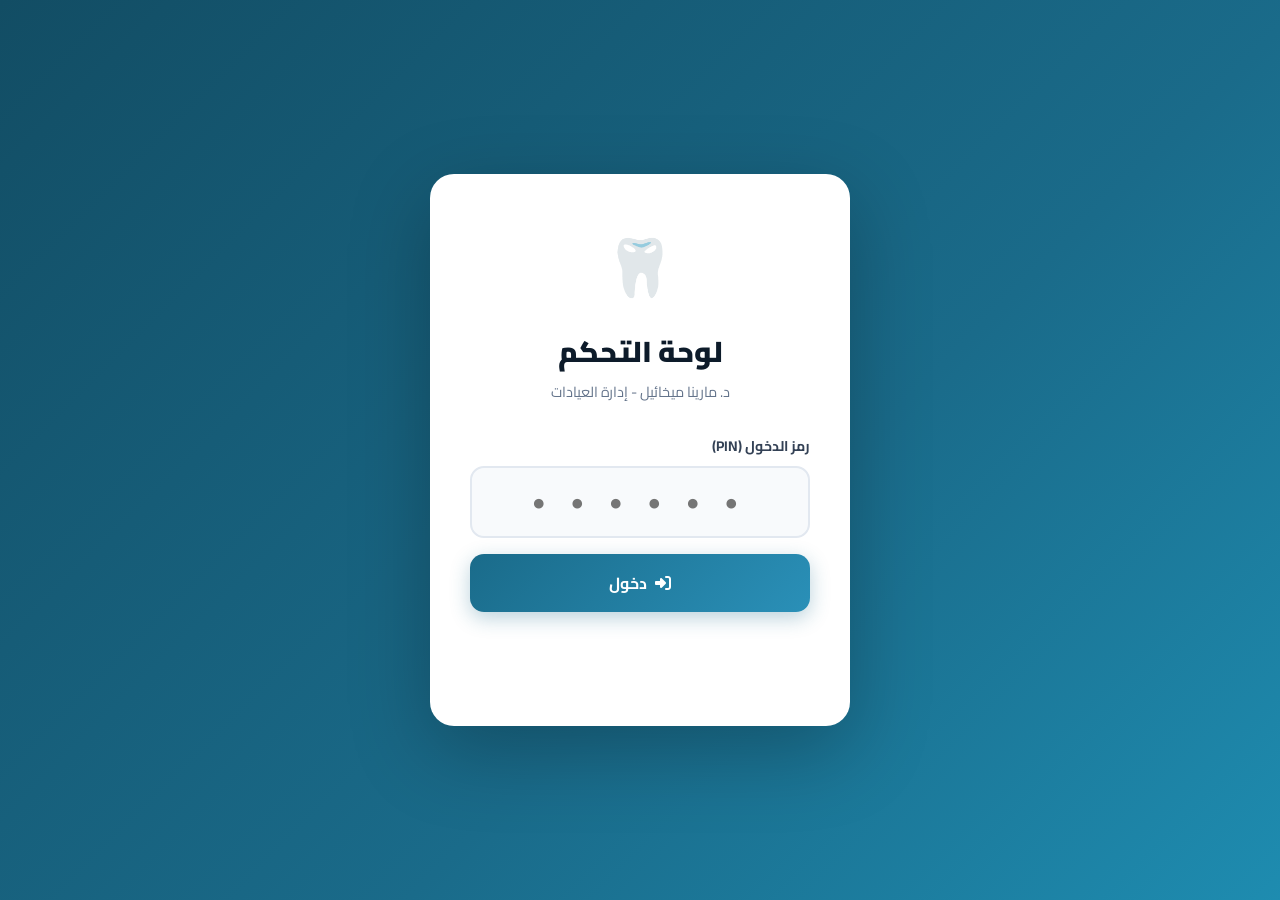
<file: dashboard.html>
<!DOCTYPE html>
<html lang="ar" dir="rtl">
<head>
  <meta charset="UTF-8" />
  <meta name="viewport" content="width=device-width, initial-scale=1.0" />
  <title>لوحة التحكم | د. مارينا ميخائيل</title>
  <meta name="robots" content="noindex, nofollow" />
  <link rel="preconnect" href="https://fonts.googleapis.com" />
  <link href="https://fonts.googleapis.com/css2?family=Cairo:wght@400;600;700;800;900&display=swap" rel="stylesheet" />
  <link rel="stylesheet" href="https://cdnjs.cloudflare.com/ajax/libs/font-awesome/6.5.0/css/all.min.css" />
  <link rel="stylesheet" href="css/dashboard.css?v=4.0" />
  <link rel="icon" type="image/svg+xml" href="data:image/svg+xml,<svg xmlns='http://www.w3.org/2000/svg' viewBox='0 0 100 100'><text y='.9em' font-size='90'>⚙️</text></svg>" />
</head>
<body>

  <!-- LOGIN SCREEN -->
  <div class="login-screen" id="login-screen">
    <div class="login-card" id="login-card">
      <div class="login-icon">🦷</div>
      <h1>لوحة التحكم</h1>
      <p>د. مارينا ميخائيل - إدارة العيادات</p>
      <div class="login-form" id="login-form">
        <div class="input-group">
          <label for="pin-input">رمز الدخول (PIN)</label>
          <input type="password" id="pin-input" placeholder="● ● ● ● ● ●" maxlength="6" autocomplete="current-password" inputmode="numeric" pattern="[0-9]*" />
        </div>
        <button class="btn-login" id="btn-login" onclick="attemptLogin()">
          <i class="fas fa-sign-in-alt"></i> دخول
        </button>
        <p class="login-hint" id="login-hint"></p>
      </div>
    </div>
  </div>

  <!-- DASHBOARD -->
  <div class="dashboard" id="dashboard" style="display:none;">
    <!-- Sidebar -->
    <aside class="sidebar" id="sidebar" aria-label="القائمة الجانبية">
      <div class="sidebar-brand">
        <span>🦷</span>
        <div>
          <div class="sidebar-name">د. مارينا ميخائيل</div>
          <div class="sidebar-sub">لوحة التحكم</div>
        </div>
      </div>
      <nav class="sidebar-nav" aria-label="التنقل">
        <a href="#" class="sidebar-link active" id="nav-clinics-tab" onclick="showTab('clinics', this)">
          <i class="fas fa-clinic-medical"></i> العيادات
        </a>
        <a href="#" class="sidebar-link" id="nav-social-tab" onclick="showTab('social', this)">
          <i class="fas fa-share-alt"></i> السوشيال ميديا والخرائط
        </a>
        <a href="#" class="sidebar-link" id="nav-info-tab" onclick="showTab('info', this)">
          <i class="fas fa-info-circle"></i> معلومات الموقع
        </a>
      </nav>
      <div class="sidebar-footer">
        <a href="index.html" class="sidebar-link" id="sidebar-home-link" target="_blank" rel="noopener">
          <i class="fas fa-external-link-alt"></i> عرض الموقع
        </a>
        <button class="sidebar-link" id="sidebar-logout" onclick="logout()" style="width:100%;text-align:right;background:none;border:none;cursor:pointer;">
          <i class="fas fa-sign-out-alt"></i> خروج
        </button>
      </div>
    </aside>

    <!-- Main content -->
    <main class="dash-main" role="main">
      <header class="dash-header">
        <h2 id="dash-page-title">إدارة العيادات</h2>
        <button class="btn-add" id="btn-add-clinic" onclick="openModal()">
          <i class="fas fa-plus"></i> إضافة عيادة
        </button>
      </header>

      <!-- Clinics Tab -->
      <div class="tab-content" id="tab-clinics">
        <div class="dash-card" id="default-clinic-card">
          <div class="dash-card-header">
            <div>
              <div class="dash-card-tag">عيادة افتراضية (ثابتة)</div>
              <h3>عيادة جرجا الرئيسية</h3>
            </div>
            <span class="badge-default">لا يمكن حذفها</span>
          </div>
          <div class="dash-card-body">
            <div class="info-row"><i class="fas fa-map-marker-alt"></i> جرجا، شارع المحطة، أعلى برج كشري البهيجي، الدور السادس</div>
            <div class="info-row"><i class="fas fa-phone-alt"></i> 01281440083</div>
            <div class="info-row"><i class="fab fa-whatsapp"></i> 01281440083</div>
          </div>
        </div>

        <div class="clinics-list" id="clinics-list" aria-label="قائمة العيادات المضافة">
          <!-- Dynamic cards -->
        </div>

        <div class="empty-state" id="empty-state" style="display:none;">
          <div class="empty-icon">🏥</div>
          <p>لا توجد عيادات مضافة بعد</p>
          <button class="btn-add" onclick="openModal()"><i class="fas fa-plus"></i> أضف عيادة جديدة</button>
        </div>
      </div>

      <!-- Social & Maps Tab -->
      <div class="tab-content" id="tab-social" style="display:none;">
        <div class="dash-card">
          <div class="dash-card-header">
            <div>
              <div class="dash-card-tag">الربط والتواصل</div>
              <h3>إعدادات روابط السوشيال ميديا وجوجل ماب</h3>
            </div>
          </div>
          <form id="social-settings-form" onsubmit="saveSiteSettings(event)">
            <div class="form-row">
              <div class="form-group">
                <label for="setting-fb"><i class="fab fa-facebook-f" style="color:#1877f2"></i> رابط صفحة الفيسبوك</label>
                <input type="url" id="setting-fb" placeholder="https://facebook.com/yourpage" />
              </div>
              <div class="form-group">
                <label for="setting-ig"><i class="fab fa-instagram" style="color:#e4405f"></i> رابط حساب الانستجرام</label>
                <input type="url" id="setting-ig" placeholder="https://instagram.com/yourprofile" />
              </div>
            </div>
            <div class="form-row">
              <div class="form-group">
                <label for="setting-tt"><i class="fab fa-tiktok" style="color:#000"></i> رابط حساب تيك توك</label>
                <input type="url" id="setting-tt" placeholder="https://tiktok.com/@yourprofile" />
              </div>
              <div class="form-group">
                <label for="setting-yt"><i class="fab fa-youtube" style="color:#ff0000"></i> رابط قناة اليوتيوب</label>
                <input type="url" id="setting-yt" placeholder="https://youtube.com/@yourchannel" />
              </div>
            </div>
            <hr style="margin:20px 0; border:0; border-top:1px solid #e2e8f0;" />
            <div class="form-group">
              <label for="setting-maps-embed"><i class="fas fa-map-marked-alt" style="color:var(--primary)"></i> رابط تضمين خريطة جوجل ماب (Google Maps Embed URL أو كود iframe)</label>
              <textarea id="setting-maps-embed" rows="3" style="width:100%; padding:12px; border:2px solid #e2e8f0; border-radius:10px; font-family:'Cairo'; font-size:0.9rem;" placeholder="ضع هنا رابط الـ iframe من Google Maps (مثال: https://www.google.com/maps/embed?...)"></textarea>
              <small style="color:var(--text-light); margin-top:4px;">يمكنك نسخ رابط التضمين من Google Maps -> مشاركة -> تضمين خريطة، أو وضع رابط الموقع مباشرة.</small>
            </div>
            <div class="form-group">
              <label for="setting-maps-directions"><i class="fas fa-directions" style="color:var(--primary)"></i> رابط الاتجاهات المباشر على Google Maps</label>
              <input type="url" id="setting-maps-directions" placeholder="https://maps.google.com/?q=جرجا+شارع+المحطة" />
            </div>
            <div style="display:flex; justify-content:flex-end; margin-top:20px;">
              <button type="submit" class="btn-save" id="btn-save-settings">
                <i class="fas fa-save"></i> حفظ الإعدادات
              </button>
            </div>
          </form>
        </div>
      </div>

      <!-- Info Tab -->
      <div class="tab-content" id="tab-info" style="display:none;">
        <div class="info-card" id="site-info-card">
          <h3><i class="fas fa-info-circle"></i> معلومات الموقع</h3>
          <table class="info-table">
            <tr><td>اسم الدكتورة</td><td>د. مارينا ميخائيل</td></tr>
            <tr><td>التخصص</td><td>طب وجراحة الأسنان</td></tr>
            <tr><td>العيادة الرئيسية</td><td>جرجا، شارع المحطة، الدور السادس</td></tr>
            <tr><td>رقم التليفون</td><td>01281440083</td></tr>
            <tr><td>واتساب</td><td>01281440083</td></tr>
            <tr><td>المحافظة</td><td>سوهاج</td></tr>
          </table>
          <div class="seo-tips">
            <h4><i class="fas fa-search"></i> نصائح SEO</h4>
            <ul>
              <li>✅ تم إضافة Schema.org لطبيبة الأسنان</li>
              <li>✅ تم إضافة الكلمات المفتاحية المهمة</li>
              <li>✅ عنوان الصفحة محسّن لـ Google</li>
              <li>✅ sitemap.xml جاهز</li>
              <li>💡 أضف الموقع لـ Google Business Profile لنتائج أفضل</li>
            </ul>
          </div>
        </div>
      </div>
    </main>
  </div>

  <!-- ADD/EDIT MODAL -->
  <div class="modal-overlay" id="modal-overlay" style="display:none;" role="dialog" aria-modal="true" aria-labelledby="modal-title">
    <div class="modal" id="modal">
      <div class="modal-header">
        <h3 id="modal-title">إضافة عيادة جديدة</h3>
        <button class="modal-close" id="modal-close-btn" onclick="closeModal()" aria-label="إغلاق">✕</button>
      </div>
      <div class="modal-body">
        <form id="clinic-form" onsubmit="saveClinic(event)">
          <input type="hidden" id="clinic-id" />
          <div class="form-row">
            <div class="form-group">
              <label for="field-name">اسم العيادة *</label>
              <input type="text" id="field-name" placeholder="مثال: عيادة سوهاج" required />
            </div>
            <div class="form-group">
              <label for="field-city">المدينة</label>
              <input type="text" id="field-city" placeholder="مثال: سوهاج" />
            </div>
          </div>
          <div class="form-group">
            <label for="field-address">العنوان الكامل *</label>
            <input type="text" id="field-address" placeholder="مثال: شارع الجمهورية، أمام المستشفى" required />
          </div>
          <div class="form-row">
            <div class="form-group">
              <label for="field-phone">رقم الهاتف *</label>
              <input type="tel" id="field-phone" placeholder="01XXXXXXXXX" required pattern="[0-9]{11}" />
            </div>
            <div class="form-group">
              <label for="field-whatsapp">رقم واتساب (بدون +)</label>
              <input type="tel" id="field-whatsapp" placeholder="201XXXXXXXXX" />
            </div>
          </div>
          <div class="form-group">
            <label for="field-hours">أوقات العمل</label>
            <input type="text" id="field-hours" placeholder="مثال: السبت – الخميس: ١٠ص – ٩م" />
          </div>
          <div class="form-actions">
            <button type="submit" class="btn-save" id="btn-save-clinic"><i class="fas fa-save"></i> حفظ</button>
            <button type="button" class="btn-cancel" id="btn-cancel-modal" onclick="closeModal()">إلغاء</button>
          </div>
        </form>
      </div>
    </div>
  </div>

  <script src="js/dashboard.js?v=4.0"></script>
</body>
</html>
</file>
<file: css/style.css>
/* ============================================
   د. مارينا ميخائيل - Dental Portfolio CSS
   RTL Design | Cairo + Tajawal Fonts
   ============================================ */

/* ======= CSS Variables ======= */
:root {
  --primary: #1a6b8a;
  --primary-dark: #124d64;
  --primary-light: #2a90b8;
  --primary-glow: rgba(26, 107, 138, 0.3);
  --gold: #c9a227;
  --gold-light: #f0c84a;
  --gold-glow: rgba(201, 162, 39, 0.3);
  --white: #ffffff;
  --off-white: #f8fafc;
  --light-blue: #e8f4f8;
  --text-dark: #0d1b2a;
  --text-medium: #334155;
  --text-light: #64748b;
  --whatsapp: #25D366;
  --whatsapp-dark: #128C7E;
  --shadow-sm: 0 2px 8px rgba(0,0,0,0.08);
  --shadow-md: 0 8px 24px rgba(0,0,0,0.12);
  --shadow-lg: 0 20px 60px rgba(0,0,0,0.18);
  --shadow-primary: 0 8px 30px rgba(26,107,138,0.35);
  --radius-sm: 8px;
  --radius-md: 16px;
  --radius-lg: 24px;
  --radius-xl: 40px;
  --transition: all 0.3s cubic-bezier(0.4, 0, 0.2, 1);
  --transition-slow: all 0.6s cubic-bezier(0.4, 0, 0.2, 1);
}

/* ======= Reset & Base ======= */
*, *::before, *::after { box-sizing: border-box; margin: 0; padding: 0; }

html {
  scroll-behavior: smooth;
  font-size: 16px;
  width: 100%;
  max-width: 100vw;
  overflow-x: hidden;
}

body {
  font-family: 'Cairo', 'Tajawal', sans-serif;
  direction: rtl;
  background: var(--white);
  color: var(--text-dark);
  line-height: 1.7;
  width: 100%;
  max-width: 100vw;
  overflow-x: hidden;
  position: relative;
}

section, .section, .hero, footer {
  width: 100%;
  max-width: 100vw;
  overflow: hidden;
}

img { max-width: 100%; height: auto; display: block; }
a { text-decoration: none; color: inherit; }
ul { list-style: none; }

.container {
  width: 100%;
  max-width: 1200px;
  margin: 0 auto;
  padding: 0 24px;
}

.section {
  padding: 90px 0;
}

/* ======= Section Labels ======= */
.section-label {
  display: inline-flex;
  align-items: center;
  gap: 8px;
  background: linear-gradient(135deg, var(--light-blue), #d0eaf5);
  color: var(--primary);
  font-size: 0.85rem;
  font-weight: 700;
  padding: 6px 18px;
  border-radius: 50px;
  margin-bottom: 16px;
  letter-spacing: 0.5px;
  text-transform: uppercase;
}

.section-label::before,
.section-label::after {
  content: '✦';
  font-size: 0.6rem;
  opacity: 0.6;
}

.section-header {
  text-align: center;
  margin-bottom: 56px;
}

.section-title {
  font-size: clamp(1.8rem, 4vw, 2.6rem);
  font-weight: 800;
  color: var(--text-dark);
  line-height: 1.3;
  margin-bottom: 14px;
}

.section-title span {
  background: linear-gradient(135deg, var(--primary), var(--gold));
  -webkit-background-clip: text;
  -webkit-text-fill-color: transparent;
  background-clip: text;
}

.section-subtitle {
  color: var(--text-light);
  font-size: 1.05rem;
  max-width: 520px;
  margin: 0 auto;
}

/* ======= Buttons ======= */
.btn {
  display: inline-flex;
  align-items: center;
  gap: 10px;
  padding: 14px 28px;
  border-radius: var(--radius-xl);
  font-family: 'Cairo', sans-serif;
  font-weight: 700;
  font-size: 1rem;
  cursor: pointer;
  border: none;
  position: relative;
  overflow: hidden;
  transition: var(--transition);
  text-decoration: none;
}

.btn i { font-size: 1.1rem; }

.btn-primary {
  background: linear-gradient(135deg, var(--primary), var(--primary-light));
  color: var(--white);
  box-shadow: var(--shadow-primary);
}

.btn-primary:hover {
  transform: translateY(-3px);
  box-shadow: 0 12px 40px rgba(26,107,138,0.5);
}

.btn-whatsapp {
  background: linear-gradient(135deg, var(--whatsapp-dark), var(--whatsapp));
  color: var(--white);
  box-shadow: 0 8px 30px rgba(37,211,102,0.4);
}

.btn-whatsapp:hover {
  transform: translateY(-3px);
  box-shadow: 0 12px 40px rgba(37,211,102,0.6);
}

.btn-large {
  padding: 18px 32px;
  font-size: 1.05rem;
}

.btn-large div {
  display: flex;
  flex-direction: column;
  text-align: right;
}

.btn-large div small {
  font-size: 0.78rem;
  opacity: 0.85;
  font-weight: 400;
}

.btn-shine {
  position: absolute;
  top: 0;
  right: -100%;
  width: 60%;
  height: 100%;
  background: linear-gradient(90deg, transparent, rgba(255,255,255,0.25), transparent);
  transform: skewX(-15deg);
  transition: right 0.6s ease;
}

.btn:hover .btn-shine { right: 140%; }

/* ======= Animations ======= */
@keyframes fadeUp {
  from { opacity: 0; transform: translateY(40px); }
  to { opacity: 1; transform: translateY(0); }
}
@keyframes float {
  0%, 100% { transform: translateY(0px); }
  50% { transform: translateY(-12px); }
}
@keyframes pulse-ring {
  0% { transform: scale(0.8); opacity: 1; }
  100% { transform: scale(1.8); opacity: 0; }
}
@keyframes scroll-hint {
  0%, 100% { transform: translateY(0); opacity: 1; }
  50% { transform: translateY(10px); opacity: 0.4; }
}
@keyframes shimmer {
  0% { background-position: -200% center; }
  100% { background-position: 200% center; }
}

.animate-fade-up {
  animation: fadeUp 0.8s ease forwards;
  opacity: 0;
}

/* Intersection Observer Reveals */
.reveal-up, .reveal-left, .reveal-right {
  opacity: 0;
  transition: opacity 0.7s cubic-bezier(0.4, 0, 0.2, 1), transform 0.7s cubic-bezier(0.4, 0, 0.2, 1);
  will-change: opacity, transform;
}
.reveal-up { transform: translateY(40px); }
.reveal-left { transform: translateX(-35px); }
.reveal-right { transform: translateX(35px); }

.reveal-up.visible, .reveal-left.visible, .reveal-right.visible {
  opacity: 1;
  transform: none;
}

/* ======= FLOATING BUTTONS ======= */
.floating-btns {
  position: fixed;
  bottom: 28px;
  left: 24px;
  display: flex;
  flex-direction: column;
  gap: 12px;
  z-index: 9999;
}

.float-btn {
  display: flex;
  align-items: center;
  gap: 10px;
  padding: 12px 20px;
  border-radius: 50px;
  color: white;
  font-family: 'Cairo', sans-serif;
  font-weight: 700;
  font-size: 0.9rem;
  box-shadow: var(--shadow-lg);
  transition: var(--transition);
  animation: float 3s ease-in-out infinite;
}

.float-btn:nth-child(2) { animation-delay: 0.5s; }

.float-call {
  background: linear-gradient(135deg, var(--primary), var(--primary-light));
}
.float-call::before {
  content: '';
  position: absolute;
  inset: -4px;
  border-radius: 50px;
  background: var(--primary);
  opacity: 0;
  animation: pulse-ring 2s infinite;
  z-index: -1;
}

.float-whatsapp {
  background: linear-gradient(135deg, var(--whatsapp-dark), var(--whatsapp));
}

.float-btn:hover { transform: scale(1.07) translateY(-2px); }

/* ======= NAVBAR ======= */
.navbar {
  position: fixed;
  top: 0;
  right: 0;
  left: 0;
  z-index: 1000;
  padding: 18px 0;
  transition: var(--transition);
  background: transparent;
}

.navbar.scrolled {
  background: rgba(255,255,255,0.97);
  backdrop-filter: blur(20px);
  padding: 12px 0;
  box-shadow: var(--shadow-md);
}

.nav-container {
  display: flex;
  align-items: center;
  justify-content: space-between;
}

.nav-logo {
  display: flex;
  align-items: center;
  gap: 10px;
  color: white;
  transition: var(--transition);
}

.navbar.scrolled .nav-logo { color: var(--text-dark); }

.logo-icon { font-size: 2rem; }

.logo-text { display: flex; flex-direction: column; }

.logo-name {
  font-size: 1.05rem;
  font-weight: 800;
  line-height: 1.2;
}

.logo-sub {
  font-size: 0.75rem;
  font-weight: 400;
  opacity: 0.8;
}

.nav-menu {
  display: flex;
  align-items: center;
  gap: 8px;
}

.nav-link {
  color: rgba(255,255,255,0.9);
  font-size: 0.9rem;
  font-weight: 600;
  padding: 6px 12px;
  border-radius: var(--radius-sm);
  transition: var(--transition);
  position: relative;
}

.navbar.scrolled .nav-link { color: var(--text-medium); }

.nav-link::after {
  content: '';
  position: absolute;
  bottom: 0;
  right: 12px;
  left: 12px;
  height: 2px;
  background: var(--gold);
  border-radius: 2px;
  transform: scaleX(0);
  transition: transform 0.3s ease;
}

.nav-link:hover::after,
.nav-link.active::after { transform: scaleX(1); }

.nav-cta {
  background: linear-gradient(135deg, var(--gold), var(--gold-light));
  color: var(--text-dark) !important;
  padding: 8px 20px;
  border-radius: 50px;
  font-weight: 700;
  font-size: 0.9rem;
  display: flex;
  align-items: center;
  gap: 7px;
  box-shadow: 0 4px 15px var(--gold-glow);
  transition: var(--transition);
}

.nav-cta:hover {
  transform: translateY(-2px);
  box-shadow: 0 8px 25px var(--gold-glow);
}

.nav-toggle {
  display: none;
  flex-direction: column;
  gap: 5px;
  background: none;
  border: none;
  cursor: pointer;
  padding: 6px;
}

.nav-toggle span {
  display: block;
  width: 25px;
  height: 2.5px;
  background: white;
  border-radius: 2px;
  transition: var(--transition);
}

.navbar.scrolled .nav-toggle span { background: var(--text-dark); }

/* ======= HERO ======= */
.hero {
  min-height: 100vh;
  position: relative;
  display: flex;
  align-items: center;
  overflow: hidden;
}

.hero-bg {
  position: absolute;
  inset: 0;
  z-index: 0;
}

.hero-bg img,
.hero-bg video {
  position: absolute;
  inset: 0;
  width: 100%;
  height: 100%;
  object-fit: cover;
  object-position: center;
}

.hero-bg img {
  z-index: 0;
  transition: opacity 0.8s ease;
}

.hero-bg video {
  z-index: 1;
}

.hero-overlay {
  position: absolute;
  inset: 0;
  background: linear-gradient(
    135deg,
    rgba(10, 40, 60, 0.88) 0%,
    rgba(26, 107, 138, 0.65) 50%,
    rgba(10, 40, 60, 0.8) 100%
  );
}

.hero-particles {
  position: absolute;
  inset: 0;
  z-index: 1;
  pointer-events: none;
}

.particle {
  position: absolute;
  border-radius: 50%;
  background: rgba(255,255,255,0.15);
  animation: float 4s ease-in-out infinite;
}

.hero-content {
  position: relative;
  z-index: 2;
  text-align: center;
  color: white;
  padding-top: 80px;
  padding-bottom: 80px;
}

.hero-badge {
  display: inline-flex;
  align-items: center;
  gap: 8px;
  background: rgba(255,255,255,0.15);
  backdrop-filter: blur(10px);
  border: 1px solid rgba(255,255,255,0.25);
  color: var(--gold-light);
  font-size: 0.85rem;
  font-weight: 700;
  padding: 7px 20px;
  border-radius: 50px;
  margin-bottom: 24px;
}

.hero-title {
  font-size: clamp(2.5rem, 6vw, 4rem);
  font-weight: 900;
  line-height: 1.15;
  margin-bottom: 12px;
  text-shadow: 0 2px 20px rgba(0,0,0,0.3);
}

.hero-title-highlight {
  display: block;
  font-size: 0.65em;
  font-weight: 500;
  color: var(--gold-light);
  letter-spacing: 3px;
  margin-top: 6px;
}

.hero-subtitle {
  font-size: clamp(1rem, 2vw, 1.2rem);
  font-weight: 400;
  opacity: 0.9;
  max-width: 560px;
  margin: 0 auto 16px;
}

.hero-location {
  display: inline-flex;
  align-items: center;
  gap: 8px;
  background: rgba(255,255,255,0.1);
  backdrop-filter: blur(10px);
  border: 1px solid rgba(255,255,255,0.2);
  padding: 8px 20px;
  border-radius: 50px;
  font-size: 0.9rem;
  color: rgba(255,255,255,0.9);
  margin-bottom: 36px;
}

.hero-location i { color: var(--gold-light); }

.hero-btns {
  display: flex;
  gap: 16px;
  justify-content: center;
  flex-wrap: wrap;
  margin-bottom: 48px;
}

.hero-stats {
  display: flex;
  align-items: center;
  justify-content: center;
  gap: 40px;
  background: rgba(255,255,255,0.08);
  backdrop-filter: blur(12px);
  border: 1px solid rgba(255,255,255,0.15);
  border-radius: var(--radius-lg);
  padding: 24px 40px;
  max-width: 600px;
  margin: 0 auto;
}

.stat-item {
  display: flex;
  flex-direction: column;
  align-items: center;
  gap: 4px;
}

.stat-number {
  font-size: 2rem;
  font-weight: 900;
  color: var(--gold-light);
  line-height: 1;
}

.stat-item > span:nth-child(2) {
  font-size: 1.5rem;
  font-weight: 900;
  color: var(--gold-light);
  line-height: 1;
  margin-right: -4px;
}

.stat-label {
  font-size: 0.8rem;
  opacity: 0.8;
  font-weight: 500;
}

.stat-divider {
  width: 1px;
  height: 50px;
  background: rgba(255,255,255,0.2);
}

.hero-scroll-hint {
  position: absolute;
  bottom: 28px;
  left: 50%;
  transform: translateX(-50%);
  z-index: 2;
}

.scroll-arrow {
  width: 28px;
  height: 28px;
  border-right: 2px solid rgba(255,255,255,0.6);
  border-bottom: 2px solid rgba(255,255,255,0.6);
  transform: rotate(45deg);
  animation: scroll-hint 1.5s ease-in-out infinite;
}

/* ======= ABOUT ======= */
.about-section {
  background: linear-gradient(135deg, var(--off-white) 0%, var(--light-blue) 100%);
}

.about-grid {
  display: grid;
  grid-template-columns: 1fr 1.2fr;
  gap: 72px;
  align-items: center;
}

.about-image-wrap {
  position: relative;
}

.about-img-card {
  border-radius: var(--radius-lg);
  overflow: hidden;
  box-shadow: var(--shadow-lg);
  position: relative;
}

.about-img-card img {
  width: 100%;
  height: 520px;
  object-fit: cover;
  object-position: top;
  transition: transform 0.5s ease;
}

.about-img-card:hover img { transform: scale(1.03); }

.about-img-badge {
  position: absolute;
  bottom: 20px;
  right: 20px;
  background: rgba(255,255,255,0.95);
  backdrop-filter: blur(10px);
  padding: 10px 18px;
  border-radius: 50px;
  display: flex;
  align-items: center;
  gap: 8px;
  font-weight: 700;
  font-size: 0.9rem;
  color: var(--primary);
  box-shadow: var(--shadow-md);
}

.about-img-badge i { color: var(--gold); }

.about-experience-badge {
  position: absolute;
  top: 24px;
  left: -20px;
  background: linear-gradient(135deg, var(--primary), var(--primary-dark));
  color: white;
  padding: 18px 22px;
  border-radius: var(--radius-md);
  text-align: center;
  box-shadow: var(--shadow-primary);
}

.exp-number {
  display: block;
  font-size: 2rem;
  font-weight: 900;
  line-height: 1;
}
.exp-label { font-size: 0.75rem; opacity: 0.9; }

.about-content .section-label { margin-bottom: 12px; }
.about-content .section-title { text-align: right; margin-bottom: 20px; }

.about-text {
  color: var(--text-medium);
  font-size: 1.02rem;
  margin-bottom: 16px;
  line-height: 1.9;
}

.about-features {
  margin: 28px 0;
  display: flex;
  flex-direction: column;
  gap: 16px;
}

.feature-item {
  display: flex;
  align-items: center;
  gap: 16px;
  background: white;
  padding: 16px 20px;
  border-radius: var(--radius-md);
  box-shadow: var(--shadow-sm);
  border-right: 3px solid var(--primary);
  transition: var(--transition);
}

.feature-item:hover {
  transform: translateX(5px);
  box-shadow: var(--shadow-md);
}

.feature-icon {
  width: 46px;
  height: 46px;
  background: linear-gradient(135deg, var(--light-blue), #c0dff0);
  border-radius: var(--radius-sm);
  display: flex;
  align-items: center;
  justify-content: center;
  color: var(--primary);
  font-size: 1.1rem;
  flex-shrink: 0;
}

.feature-text { display: flex; flex-direction: column; gap: 3px; }
.feature-text strong { font-size: 0.95rem; font-weight: 700; color: var(--text-dark); }
.feature-text span { font-size: 0.83rem; color: var(--text-light); }

/* ======= SERVICES ======= */
.services-section { background: var(--white); }

.services-grid {
  display: grid;
  grid-template-columns: repeat(3, 1fr);
  gap: 24px;
}

.service-card {
  background: var(--white);
  border: 1.5px solid #e8eef2;
  border-radius: var(--radius-lg);
  padding: 36px 28px;
  text-align: center;
  transition: var(--transition);
  position: relative;
  overflow: hidden;
}

.service-card::before {
  content: '';
  position: absolute;
  top: 0;
  right: 0;
  left: 0;
  height: 3px;
  background: linear-gradient(90deg, var(--primary), var(--gold));
  transform: scaleX(0);
  transform-origin: right;
  transition: transform 0.4s ease;
}

.service-card:hover::before { transform: scaleX(1); }

.service-card:hover {
  transform: translateY(-8px);
  box-shadow: var(--shadow-lg);
  border-color: transparent;
}

.service-icon-wrap {
  width: 80px;
  height: 80px;
  background: linear-gradient(135deg, var(--light-blue), #c8e6f5);
  border-radius: 50%;
  display: flex;
  align-items: center;
  justify-content: center;
  margin: 0 auto 20px;
  transition: var(--transition);
}

.service-card:hover .service-icon-wrap {
  background: linear-gradient(135deg, var(--primary), var(--primary-light));
  transform: scale(1.1) rotate(5deg);
}

.service-icon { font-size: 2rem; }

.service-card h3 {
  font-size: 1.15rem;
  font-weight: 800;
  color: var(--text-dark);
  margin-bottom: 12px;
}

.service-card p {
  font-size: 0.9rem;
  color: var(--text-light);
  line-height: 1.8;
  margin-bottom: 20px;
}

.service-link {
  display: inline-flex;
  align-items: center;
  gap: 8px;
  color: var(--primary);
  font-weight: 700;
  font-size: 0.88rem;
  transition: var(--transition);
}

.service-link:hover {
  color: var(--gold);
  gap: 12px;
}

/* ======= WHY US ======= */
.whyus-section {
  background: linear-gradient(135deg, var(--primary-dark) 0%, var(--primary) 50%, #1e8cb0 100%);
  color: white;
}

.whyus-section .section-label {
  background: rgba(255,255,255,0.15);
  color: var(--gold-light);
  border: 1px solid rgba(255,255,255,0.2);
}

.whyus-section .section-title { color: white; }
.whyus-section .section-title span {
  -webkit-text-fill-color: var(--gold-light);
  background: none;
}

.whyus-grid {
  display: grid;
  grid-template-columns: repeat(4, 1fr);
  gap: 24px;
}

.whyus-card {
  background: rgba(255,255,255,0.08);
  backdrop-filter: blur(10px);
  border: 1px solid rgba(255,255,255,0.15);
  border-radius: var(--radius-lg);
  padding: 36px 24px;
  text-align: center;
  transition: var(--transition);
}

.whyus-card:hover {
  background: rgba(255,255,255,0.15);
  transform: translateY(-6px);
}

.whyus-icon {
  width: 70px;
  height: 70px;
  background: rgba(255,255,255,0.12);
  border-radius: 50%;
  display: flex;
  align-items: center;
  justify-content: center;
  margin: 0 auto 18px;
  font-size: 1.6rem;
  color: var(--gold-light);
  transition: var(--transition);
}

.whyus-card:hover .whyus-icon {
  background: var(--gold);
  color: var(--text-dark);
  transform: rotate(10deg) scale(1.1);
}

.whyus-card h3 {
  font-size: 1.05rem;
  font-weight: 800;
  margin-bottom: 10px;
}

.whyus-card p {
  font-size: 0.88rem;
  opacity: 0.82;
  line-height: 1.7;
}

/* ======= CLINICS ======= */
.clinics-section {
  background: var(--off-white);
}

.clinics-grid {
  display: grid;
  grid-template-columns: repeat(auto-fill, minmax(320px, 1fr));
  gap: 28px;
}

.clinic-card {
  background: white;
  border-radius: var(--radius-lg);
  overflow: hidden;
  box-shadow: var(--shadow-md);
  transition: var(--transition);
  border: 1.5px solid transparent;
}

.clinic-card:hover {
  transform: translateY(-6px);
  box-shadow: var(--shadow-lg);
  border-color: var(--primary-light);
}

.clinic-header {
  background: linear-gradient(135deg, var(--primary), var(--primary-light));
  padding: 24px 24px 16px;
  color: white;
}

.clinic-number {
  font-size: 0.8rem;
  opacity: 0.8;
  margin-bottom: 4px;
}

.clinic-name {
  font-size: 1.2rem;
  font-weight: 800;
}

.clinic-body {
  padding: 20px 24px 24px;
}

.clinic-info {
  display: flex;
  flex-direction: column;
  gap: 12px;
  margin-bottom: 20px;
}

.clinic-info-row {
  display: flex;
  align-items: flex-start;
  gap: 10px;
  font-size: 0.9rem;
  color: var(--text-medium);
}

.clinic-info-row i {
  color: var(--primary);
  margin-top: 3px;
  width: 16px;
  flex-shrink: 0;
}

.clinic-btns {
  display: flex;
  gap: 10px;
}

.clinic-btn {
  flex: 1;
  display: flex;
  align-items: center;
  justify-content: center;
  gap: 6px;
  padding: 10px;
  border-radius: var(--radius-md);
  font-family: 'Cairo', sans-serif;
  font-weight: 700;
  font-size: 0.85rem;
  transition: var(--transition);
  cursor: pointer;
  border: none;
}

.clinic-btn-call {
  background: linear-gradient(135deg, var(--primary), var(--primary-light));
  color: white;
}

.clinic-btn-call:hover {
  transform: translateY(-2px);
  box-shadow: var(--shadow-primary);
}

.clinic-btn-wa {
  background: linear-gradient(135deg, var(--whatsapp-dark), var(--whatsapp));
  color: white;
}

.clinic-btn-wa:hover {
  transform: translateY(-2px);
  box-shadow: 0 6px 20px rgba(37,211,102,0.4);
}

/* ======= TESTIMONIALS ======= */
.testimonials-section {
  background: linear-gradient(135deg, var(--off-white), var(--light-blue));
}

.testimonials-slider {
  overflow: hidden;
  border-radius: var(--radius-lg);
  position: relative;
}

.testimonial-track {
  display: flex;
  transition: transform 0.5s cubic-bezier(0.4, 0, 0.2, 1);
}

.testimonial-card {
  min-width: 100%;
  background: white;
  border-radius: var(--radius-lg);
  padding: 48px;
  box-shadow: var(--shadow-md);
  text-align: center;
}

.t-stars {
  font-size: 1.5rem;
  color: var(--gold);
  letter-spacing: 4px;
  margin-bottom: 20px;
}

.t-text {
  font-size: 1.1rem;
  color: var(--text-medium);
  line-height: 1.9;
  max-width: 650px;
  margin: 0 auto 28px;
  font-style: italic;
}

.t-author {
  display: flex;
  align-items: center;
  justify-content: center;
  gap: 14px;
}

.t-avatar {
  width: 52px;
  height: 52px;
  background: linear-gradient(135deg, var(--primary), var(--primary-light));
  color: white;
  border-radius: 50%;
  display: flex;
  align-items: center;
  justify-content: center;
  font-size: 0.9rem;
  font-weight: 800;
}

.t-info { text-align: right; }
.t-info strong { display: block; font-size: 1rem; color: var(--text-dark); font-weight: 700; }
.t-info span { font-size: 0.83rem; color: var(--text-light); }

.testimonial-dots {
  display: flex;
  justify-content: center;
  gap: 10px;
  margin-top: 24px;
}

.testimonial-dot {
  width: 10px;
  height: 10px;
  border-radius: 50%;
  background: #cbd5e1;
  border: none;
  cursor: pointer;
  transition: var(--transition);
  padding: 0;
}

.testimonial-dot.active {
  background: var(--primary);
  transform: scale(1.3);
}

/* ======= CONTACT ======= */
.contact-section { background: white; }

.contact-grid {
  display: grid;
  grid-template-columns: 1fr 1.2fr;
  gap: 48px;
  align-items: start;
}

.contact-info {
  display: flex;
  flex-direction: column;
  gap: 20px;
}

.contact-card {
  background: var(--off-white);
  border-radius: var(--radius-lg);
  padding: 24px;
  display: flex;
  align-items: center;
  gap: 18px;
  transition: var(--transition);
  border: 1.5px solid transparent;
}

.contact-card:hover {
  border-color: var(--primary-light);
  box-shadow: var(--shadow-md);
  transform: translateX(-5px);
}

.contact-icon {
  width: 56px;
  height: 56px;
  background: linear-gradient(135deg, var(--primary), var(--primary-light));
  color: white;
  border-radius: var(--radius-md);
  display: flex;
  align-items: center;
  justify-content: center;
  font-size: 1.3rem;
  flex-shrink: 0;
}

.whatsapp-icon { background: linear-gradient(135deg, var(--whatsapp-dark), var(--whatsapp)); }

.contact-card h3 { font-size: 0.85rem; color: var(--text-light); margin-bottom: 4px; font-weight: 600; }

.contact-value {
  font-size: 1rem;
  font-weight: 700;
  color: var(--text-dark);
  line-height: 1.5;
  transition: color 0.2s;
}

a.contact-value:hover { color: var(--primary); }

.booking-card {
  background: linear-gradient(135deg, var(--off-white), var(--light-blue));
  border-radius: var(--radius-xl);
  padding: 44px;
  text-align: center;
  border: 1.5px solid rgba(26,107,138,0.15);
  box-shadow: var(--shadow-md);
}

.booking-card h3 {
  font-size: 1.6rem;
  font-weight: 900;
  color: var(--text-dark);
  margin-bottom: 10px;
}

.booking-card p {
  color: var(--text-light);
  font-size: 0.95rem;
  margin-bottom: 28px;
}

.booking-btns {
  display: flex;
  flex-direction: column;
  gap: 14px;
  margin-bottom: 20px;
}

.booking-hours {
  display: flex;
  align-items: center;
  justify-content: center;
  gap: 8px;
  font-size: 0.85rem;
  color: var(--text-light);
  background: white;
  padding: 10px 20px;
  border-radius: 50px;
  border: 1px solid #e2e8f0;
}

.booking-hours i { color: var(--primary); }

/* ======= FOOTER ======= */
.footer {
  background: var(--text-dark);
  color: white;
  padding: 48px 0 24px;
}

.footer-top {
  display: flex;
  align-items: center;
  justify-content: space-between;
  gap: 32px;
  padding-bottom: 32px;
  border-bottom: 1px solid rgba(255,255,255,0.1);
  flex-wrap: wrap;
}

.footer-brand {
  display: flex;
  align-items: center;
  gap: 12px;
}

.footer-brand .logo-icon { font-size: 2.2rem; }

.footer-name {
  font-size: 1.1rem;
  font-weight: 800;
  margin-bottom: 4px;
}

.footer-tagline {
  font-size: 0.8rem;
  opacity: 0.6;
}

.footer-links {
  display: flex;
  gap: 24px;
  flex-wrap: wrap;
}

.footer-links a {
  color: rgba(255,255,255,0.7);
  font-size: 0.9rem;
  font-weight: 500;
  transition: color 0.2s;
}

.footer-links a:hover { color: var(--gold-light); }

.footer-contact {
  display: flex;
  gap: 12px;
  flex-wrap: wrap;
}

.footer-contact-btn {
  display: flex;
  align-items: center;
  gap: 8px;
  padding: 9px 20px;
  border-radius: 50px;
  font-size: 0.88rem;
  font-weight: 700;
  background: rgba(255,255,255,0.1);
  border: 1px solid rgba(255,255,255,0.2);
  color: white;
  transition: var(--transition);
}

.footer-contact-btn:hover {
  background: var(--primary);
  border-color: var(--primary);
}

.footer-contact-btn.whatsapp:hover { background: var(--whatsapp); border-color: var(--whatsapp); }

.footer-social {
  display: flex;
  align-items: center;
  gap: 10px;
}

.social-icon {
  width: 40px;
  height: 40px;
  border-radius: 50%;
  background: rgba(255,255,255,0.1);
  border: 1px solid rgba(255,255,255,0.2);
  display: flex;
  align-items: center;
  justify-content: center;
  color: white;
  font-size: 1rem;
  transition: var(--transition);
}

.social-icon:hover {
  transform: translateY(-3px) scale(1.1);
}

.social-icon.fb:hover { background: #1877f2; border-color: #1877f2; }
.social-icon.ig:hover { background: #e4405f; border-color: #e4405f; }
.social-icon.tt:hover { background: #000000; border-color: #ffffff; }
.social-icon.yt:hover { background: #ff0000; border-color: #ff0000; }

.footer-bottom {
  display: flex;
  align-items: center;
  justify-content: space-between;
  padding-top: 24px;
  font-size: 0.82rem;
  color: rgba(255,255,255,0.5);
}

.admin-link {
  opacity: 0.3;
  transition: opacity 0.2s;
  font-size: 1rem;
}

.admin-link:hover { opacity: 1; }

/* ======= BOOKING FORM SECTION ======= */
.booking-form-section {
  background: linear-gradient(135deg, var(--off-white), var(--light-blue));
}

.booking-form-grid {
  display: grid;
  grid-template-columns: 1.1fr 1fr;
  gap: 40px;
  align-items: start;
}

.booking-form-card {
  background: white;
  border-radius: var(--radius-xl);
  padding: 40px;
  box-shadow: var(--shadow-md);
  border: 1.5px solid rgba(26,107,138,0.1);
}

.bform-row {
  display: grid;
  grid-template-columns: 1fr 1fr;
  gap: 16px;
}

.bform-group {
  display: flex;
  flex-direction: column;
  gap: 8px;
  margin-bottom: 18px;
}

.bform-group label {
  font-size: 0.88rem;
  font-weight: 700;
  color: var(--text-medium);
  display: flex;
  align-items: center;
  gap: 7px;
}

.bform-group label i { color: var(--primary); }

.bform-group input,
.bform-group select,
.bform-group textarea {
  width: 100%;
  padding: 12px 16px;
  border: 2px solid #e2eaf0;
  border-radius: var(--radius-md);
  font-family: 'Cairo', sans-serif;
  font-size: 16px; /* Prevents iOS auto-zoom on input focus */
  color: var(--text-dark);
  background: var(--off-white);
  transition: var(--transition);
  direction: rtl;
  resize: none;
}

.bform-group input:focus,
.bform-group select:focus,
.bform-group textarea:focus {
  outline: none;
  border-color: var(--primary);
  background: white;
  box-shadow: 0 0 0 4px var(--primary-glow);
}

.bform-submit {
  width: 100%;
  justify-content: center;
  font-size: 1.05rem;
  padding: 16px;
  margin-bottom: 12px;
}

.bform-note {
  text-align: center;
  font-size: 0.8rem;
  color: var(--text-light);
  display: flex;
  align-items: center;
  justify-content: center;
  gap: 6px;
}

.bform-note i { color: var(--primary); }

/* ── Map Card ── */
.map-card {
  background: white;
  border-radius: var(--radius-xl);
  overflow: hidden;
  box-shadow: var(--shadow-md);
  border: 1.5px solid rgba(26,107,138,0.1);
}

.map-header {
  display: flex;
  align-items: center;
  gap: 14px;
  padding: 20px 24px;
  background: linear-gradient(135deg, var(--primary-dark), var(--primary));
  color: white;
}

.map-header i { font-size: 1.4rem; color: var(--gold-light); }

.map-header strong { display: block; font-size: 1rem; font-weight: 800; }
.map-header span { font-size: 0.82rem; opacity: 0.85; }

.map-embed { padding: 16px; }

.map-link {
  display: flex;
  align-items: center;
  justify-content: center;
  gap: 8px;
  padding: 14px;
  background: linear-gradient(135deg, var(--primary), var(--primary-light));
  color: white;
  font-family: 'Cairo', sans-serif;
  font-weight: 700;
  font-size: 0.92rem;
  transition: var(--transition);
  text-decoration: none;
}

.map-link:hover {
  background: linear-gradient(135deg, var(--primary-dark), var(--primary));
  gap: 12px;
}

/* ======= FAQ SECTION ======= */
.faq-section { background: var(--white); }

.faq-grid {
  display: grid;
  grid-template-columns: repeat(2, 1fr);
  gap: 16px;
  max-width: 960px;
  margin: 0 auto;
}

.faq-item {
  border: 1.5px solid #e2eaf0;
  border-radius: var(--radius-md);
  overflow: hidden;
  background: white;
  transition: var(--transition);
}

.faq-item:hover { border-color: var(--primary-light); box-shadow: var(--shadow-sm); }

.faq-item.open { border-color: var(--primary); }

.faq-q {
  width: 100%;
  display: flex;
  align-items: center;
  justify-content: space-between;
  gap: 12px;
  padding: 18px 20px;
  background: none;
  border: none;
  font-family: 'Cairo', sans-serif;
  font-size: 0.95rem;
  font-weight: 700;
  color: var(--text-dark);
  cursor: pointer;
  text-align: right;
  transition: var(--transition);
}

.faq-q:hover { color: var(--primary); }
.faq-item.open .faq-q { color: var(--primary); }

.faq-icon {
  font-size: 0.75rem;
  color: var(--primary);
  flex-shrink: 0;
  transition: transform 0.3s ease;
}

.faq-item.open .faq-icon { transform: rotate(180deg); }

.faq-a {
  max-height: 0;
  overflow: hidden;
  transition: max-height 0.35s cubic-bezier(0.4,0,0.2,1);
}

.faq-item.open .faq-a { max-height: 200px; }

.faq-a p {
  padding: 0 20px 18px;
  font-size: 0.9rem;
  color: var(--text-medium);
  line-height: 1.8;
  border-top: 1px solid #f0f5f8;
  padding-top: 14px;
}

/* ===================================================
   FULL MOBILE RESPONSIVE DESIGN (Tablets & Phones)
=================================================== */
@media (max-width: 1024px) {
  .services-grid { grid-template-columns: repeat(2, 1fr); }
  .whyus-grid { grid-template-columns: repeat(2, 1fr); }
  .about-grid { grid-template-columns: 1fr 1fr; gap: 36px; }
  .booking-form-grid { grid-template-columns: 1fr 1fr; gap: 24px; }
}

@media (max-width: 768px) {
  /* Prevent horizontal scroll */
  html, body {
    overflow-x: hidden;
    max-width: 100vw;
  }

  .container {
    padding-left: 18px;
    padding-right: 18px;
  }

  /* Reveal animations safe for mobile (no horizontal overflow) */
  .reveal-left, .reveal-right {
    transform: translateY(25px);
  }
  .reveal-left.visible, .reveal-right.visible {
    transform: none;
  }

  /* Mobile Navbar */
  .nav-menu {
    position: fixed;
    top: 0;
    right: -100%;
    bottom: 0;
    width: 85%;
    max-width: 320px;
    background: rgba(255, 255, 255, 0.98);
    backdrop-filter: blur(16px);
    -webkit-backdrop-filter: blur(16px);
    flex-direction: column;
    align-items: stretch;
    gap: 8px;
    padding: 85px 24px 32px;
    box-shadow: -10px 0 30px rgba(0,0,0,0.2);
    transition: right 0.35s cubic-bezier(0.4, 0, 0.2, 1);
    z-index: 999;
  }

  .nav-menu.open { right: 0; }

  .nav-link {
    color: var(--text-dark) !important;
    padding: 14px 18px;
    border-radius: var(--radius-md);
    font-size: 1.05rem;
    font-weight: 700;
    background: var(--off-white);
  }

  .nav-cta {
    width: 100%;
    justify-content: center;
    margin-top: 12px;
    padding: 14px;
    font-size: 1rem;
  }

  .nav-toggle {
    display: flex;
    z-index: 1001;
    width: 44px;
    height: 44px;
    align-items: center;
    justify-content: center;
  }
  .nav-toggle.open span:nth-child(1) { transform: translateY(7.5px) rotate(45deg); }
  .nav-toggle.open span:nth-child(2) { opacity: 0; }
  .nav-toggle.open span:nth-child(3) { transform: translateY(-7.5px) rotate(-45deg); }

  /* Hero Section */
  .hero-content {
    padding-top: 100px;
    padding-bottom: 60px;
  }

  .hero-title {
    font-size: clamp(2rem, 8vw, 2.8rem);
    line-height: 1.25;
  }

  .hero-subtitle {
    font-size: 1rem;
    padding: 0 8px;
  }

  .hero-location {
    font-size: 0.88rem;
    padding: 8px 14px;
  }

  .hero-btns {
    flex-direction: column;
    align-items: stretch;
    gap: 12px;
    max-width: 380px;
    margin: 0 auto 28px;
  }

  .hero-btns .btn {
    width: 100%;
    justify-content: center;
    padding: 16px 20px;
    font-size: 1.05rem;
  }

  .hero-stats {
    display: grid;
    grid-template-columns: repeat(3, 1fr);
    gap: 8px;
    padding: 16px 12px;
  }

  .stat-number { font-size: 1.5rem; }
  .stat-label { font-size: 0.75rem; }
  .stat-divider { display: none; }

  /* About Doctor */
  .about-grid {
    grid-template-columns: 1fr;
    gap: 36px;
  }

  .about-img-card {
    max-width: 360px;
    margin: 0 auto;
  }

  .about-img-card img {
    height: 340px;
  }

  .about-experience-badge {
    left: auto;
    right: -6px;
    bottom: -15px;
    padding: 12px 18px;
  }

  /* Services & Why Us */
  .services-grid { grid-template-columns: 1fr; }
  .whyus-grid { grid-template-columns: 1fr; }

  /* Clinics */
  .clinics-grid { grid-template-columns: 1fr; }

  /* Booking Form & Map */
  .booking-form-grid {
    grid-template-columns: 1fr;
    gap: 28px;
  }

  .bform-row { grid-template-columns: 1fr; gap: 0; }
  .booking-form-card { padding: 24px 18px; }

  /* FAQ */
  .faq-grid { grid-template-columns: 1fr; }

  /* Contact Cards */
  .contact-grid { grid-template-columns: 1fr; }

  /* Floating Action Buttons */
  .floating-btns {
    left: 12px;
    bottom: 18px;
    gap: 10px;
  }

  .float-btn {
    padding: 12px 16px;
    border-radius: 50px;
    font-size: 0.9rem;
    box-shadow: 0 6px 20px rgba(0,0,0,0.3);
  }

  .float-btn span {
    display: inline-block;
    font-size: 0.85rem;
    font-weight: 700;
  }

  /* Footer */
  .footer-top {
    flex-direction: column;
    text-align: center;
    gap: 24px;
  }

  .footer-links {
    justify-content: center;
    gap: 14px;
  }

  .footer-contact {
    justify-content: center;
    flex-direction: column;
    width: 100%;
    max-width: 320px;
    margin: 0 auto;
  }

  .footer-contact-btn {
    justify-content: center;
    width: 100%;
  }

  .footer-social {
    justify-content: center;
    margin-top: 8px;
  }

  .footer-bottom {
    flex-direction: column;
    gap: 12px;
    text-align: center;
  }
}

@media (max-width: 480px) {
  .section {
    padding: 60px 0;
  }

  .section-title {
    font-size: 1.65rem;
  }

  .section-label {
    font-size: 0.78rem;
  }

  .hero-badge {
    font-size: 0.78rem;
    padding: 6px 14px;
  }

  .hero-title {
    font-size: 1.9rem;
  }

  .hero-stats {
    grid-template-columns: repeat(3, 1fr);
    gap: 4px;
    padding: 12px 6px;
  }

  .stat-number {
    font-size: 1.3rem;
  }

  .stat-label {
    font-size: 0.7rem;
  }

  .clinic-btns {
    flex-direction: column;
  }

  .clinic-btn {
    width: 100%;
    justify-content: center;
  }

  .booking-btns {
    flex-direction: column;
  }

  .booking-btns .btn {
    width: 100%;
  }

  .testimonial-card {
    padding: 24px 16px;
  }

  .float-btn span {
    display: none;
  }

  .float-btn {
    padding: 14px;
    border-radius: 50%;
  }

  .float-btn i {
    font-size: 1.25rem;
    margin: 0;
  }

/* ===== VERY SMALL SCREENS (360px and below) ===== */
@media (max-width: 360px) {
  .container { padding: 0 14px; }

  .hero-content { padding-top: 90px; }

  .hero-badge { font-size: 0.7rem; padding: 5px 10px; }

  .hero-title { font-size: 1.6rem; }

  .hero-btns .btn { font-size: 0.95rem; padding: 14px 16px; }

  .hero-stats {
    grid-template-columns: repeat(3, 1fr);
    gap: 2px;
    padding: 10px 4px;
  }

  .stat-number { font-size: 1.1rem; }
  .stat-label { font-size: 0.62rem; }

  .section-title { font-size: 1.4rem; }
  .section { padding: 50px 0; }

  .service-card, .whyus-card { padding: 20px 16px; }

  .faq-q { font-size: 0.88rem; padding: 14px 14px; }

  .float-btn { padding: 13px; }
  .float-btn i { font-size: 1.1rem; }

  .booking-form-card { padding: 20px 12px; }
}
</file>
<file: css/dashboard.css>
/* ============================================
   Dashboard CSS - د. مارينا ميخائيل
   ============================================ */

:root {
  --primary: #1a6b8a;
  --primary-dark: #124d64;
  --primary-light: #2a90b8;
  --gold: #c9a227;
  --white: #ffffff;
  --off-white: #f8fafc;
  --surface: #f1f5f9;
  --border: #e2e8f0;
  --text-dark: #0d1b2a;
  --text-medium: #334155;
  --text-light: #64748b;
  --danger: #ef4444;
  --success: #22c55e;
  --whatsapp: #25D366;
  --shadow-sm: 0 2px 8px rgba(0,0,0,0.07);
  --shadow-md: 0 8px 24px rgba(0,0,0,0.10);
  --radius: 14px;
  --transition: all 0.25s ease;
}

*, *::before, *::after { box-sizing: border-box; margin: 0; padding: 0; }

body {
  font-family: 'Cairo', sans-serif;
  direction: rtl;
  background: var(--surface);
  color: var(--text-dark);
  line-height: 1.6;
  min-height: 100vh;
}

/* ── LOGIN ── */
.login-screen {
  min-height: 100vh;
  display: flex;
  align-items: center;
  justify-content: center;
  background: linear-gradient(135deg, var(--primary-dark) 0%, var(--primary) 60%, #1e8cb0 100%);
  padding: 24px;
}

.login-card {
  background: white;
  border-radius: 24px;
  padding: 48px 40px;
  width: 100%;
  max-width: 420px;
  box-shadow: 0 24px 80px rgba(0,0,0,0.25);
  text-align: center;
  animation: slideUp 0.5s ease;
}

@keyframes slideUp {
  from { opacity: 0; transform: translateY(30px); }
  to { opacity: 1; transform: translateY(0); }
}

.login-icon { font-size: 3.5rem; margin-bottom: 16px; }

.login-card h1 {
  font-size: 1.8rem;
  font-weight: 900;
  color: var(--text-dark);
  margin-bottom: 6px;
}

.login-card p {
  color: var(--text-light);
  font-size: 0.9rem;
  margin-bottom: 32px;
}

.input-group { text-align: right; margin-bottom: 16px; }

.input-group label {
  display: block;
  font-size: 0.88rem;
  font-weight: 700;
  color: var(--text-medium);
  margin-bottom: 8px;
}

.input-group input {
  width: 100%;
  padding: 13px 16px;
  border: 2px solid var(--border);
  border-radius: var(--radius);
  font-family: 'Cairo', sans-serif;
  font-size: 1.4rem;
  letter-spacing: 10px;
  text-align: center;
  direction: ltr;
  transition: var(--transition);
  background: var(--off-white);
  color: var(--text-dark);
}

.input-group input:focus {
  outline: none;
  border-color: var(--primary);
  background: white;
  box-shadow: 0 0 0 4px rgba(26,107,138,0.12);
}

.btn-login {
  width: 100%;
  padding: 14px;
  background: linear-gradient(135deg, var(--primary), var(--primary-light));
  color: white;
  border: none;
  border-radius: var(--radius);
  font-family: 'Cairo', sans-serif;
  font-size: 1rem;
  font-weight: 700;
  cursor: pointer;
  display: flex;
  align-items: center;
  justify-content: center;
  gap: 8px;
  transition: var(--transition);
  box-shadow: 0 6px 20px rgba(26,107,138,0.3);
}

.btn-login:hover { transform: translateY(-2px); box-shadow: 0 10px 30px rgba(26,107,138,0.4); }
.btn-login:active { transform: translateY(0); }

.login-hint {
  margin-top: 14px;
  font-size: 0.82rem;
  color: var(--danger);
  min-height: 20px;
}

/* ── DASHBOARD LAYOUT ── */
.dashboard {
  display: flex;
  min-height: 100vh;
}

/* ── SIDEBAR ── */
.sidebar {
  width: 260px;
  background: var(--primary-dark);
  color: white;
  display: flex;
  flex-direction: column;
  padding: 28px 16px;
  gap: 8px;
  position: fixed;
  top: 0;
  bottom: 0;
  right: 0;
  z-index: 100;
  overflow-y: auto;
}

.sidebar-brand {
  display: flex;
  align-items: center;
  gap: 12px;
  padding: 12px 12px 24px;
  border-bottom: 1px solid rgba(255,255,255,0.1);
  margin-bottom: 8px;
  font-size: 1.6rem;
}

.sidebar-name { font-size: 0.95rem; font-weight: 800; }
.sidebar-sub { font-size: 0.72rem; opacity: 0.6; }

.sidebar-nav {
  display: flex;
  flex-direction: column;
  gap: 4px;
  flex: 1;
}

.sidebar-link {
  display: flex;
  align-items: center;
  gap: 10px;
  padding: 12px 14px;
  border-radius: 10px;
  color: rgba(255,255,255,0.7);
  font-size: 0.9rem;
  font-weight: 600;
  text-decoration: none;
  transition: var(--transition);
  cursor: pointer;
}

.sidebar-link:hover,
.sidebar-link.active {
  background: rgba(255,255,255,0.12);
  color: white;
}

.sidebar-link.active { border-right: 3px solid var(--gold); }

.sidebar-footer {
  border-top: 1px solid rgba(255,255,255,0.1);
  padding-top: 16px;
  display: flex;
  flex-direction: column;
  gap: 4px;
}

/* ── MAIN CONTENT ── */
.dash-main {
  margin-right: 260px;
  flex: 1;
  padding: 32px;
  min-height: 100vh;
}

.dash-header {
  display: flex;
  align-items: center;
  justify-content: space-between;
  margin-bottom: 28px;
}

.dash-header h2 {
  font-size: 1.5rem;
  font-weight: 800;
  color: var(--text-dark);
}

.btn-add {
  display: flex;
  align-items: center;
  gap: 8px;
  padding: 11px 22px;
  background: linear-gradient(135deg, var(--primary), var(--primary-light));
  color: white;
  border: none;
  border-radius: 50px;
  font-family: 'Cairo', sans-serif;
  font-size: 0.92rem;
  font-weight: 700;
  cursor: pointer;
  transition: var(--transition);
  box-shadow: 0 4px 16px rgba(26,107,138,0.3);
}

.btn-add:hover { transform: translateY(-2px); box-shadow: 0 8px 24px rgba(26,107,138,0.4); }

/* ── CARDS ── */
.dash-card, .info-card {
  background: white;
  border-radius: var(--radius);
  padding: 24px;
  box-shadow: var(--shadow-sm);
  margin-bottom: 20px;
  border: 1.5px solid var(--border);
}

.dash-card-header {
  display: flex;
  align-items: flex-start;
  justify-content: space-between;
  margin-bottom: 16px;
}

.dash-card-tag {
  font-size: 0.75rem;
  color: var(--primary);
  font-weight: 700;
  background: rgba(26,107,138,0.08);
  padding: 3px 10px;
  border-radius: 20px;
  margin-bottom: 6px;
  display: inline-block;
}

.dash-card h3 {
  font-size: 1.1rem;
  font-weight: 800;
  color: var(--text-dark);
}

.badge-default {
  font-size: 0.72rem;
  background: var(--surface);
  color: var(--text-light);
  padding: 4px 12px;
  border-radius: 20px;
  border: 1px solid var(--border);
  white-space: nowrap;
}

.dash-card-body { display: flex; flex-direction: column; gap: 8px; }

.info-row {
  display: flex;
  align-items: flex-start;
  gap: 10px;
  font-size: 0.88rem;
  color: var(--text-medium);
}

.info-row i { color: var(--primary); width: 16px; margin-top: 2px; flex-shrink: 0; }

.clinic-actions {
  display: flex;
  gap: 8px;
  margin-top: 16px;
  justify-content: flex-end;
}

.btn-edit, .btn-delete {
  display: flex;
  align-items: center;
  gap: 6px;
  padding: 7px 16px;
  border-radius: 8px;
  font-family: 'Cairo', sans-serif;
  font-size: 0.82rem;
  font-weight: 700;
  cursor: pointer;
  border: none;
  transition: var(--transition);
}

.btn-edit { background: rgba(26,107,138,0.1); color: var(--primary); }
.btn-edit:hover { background: var(--primary); color: white; }

.btn-delete { background: rgba(239,68,68,0.08); color: var(--danger); }
.btn-delete:hover { background: var(--danger); color: white; }

/* ── EMPTY STATE ── */
.empty-state {
  text-align: center;
  padding: 64px 24px;
  background: white;
  border-radius: var(--radius);
  border: 2px dashed var(--border);
}

.empty-icon { font-size: 3.5rem; margin-bottom: 16px; }

.empty-state p { color: var(--text-light); font-size: 1rem; margin-bottom: 20px; }

/* ── INFO CARD ── */
.info-card h3 {
  font-size: 1.1rem;
  font-weight: 800;
  color: var(--text-dark);
  margin-bottom: 20px;
  display: flex;
  align-items: center;
  gap: 8px;
}

.info-card h3 i { color: var(--primary); }

.info-table { width: 100%; border-collapse: collapse; margin-bottom: 24px; }
.info-table td {
  padding: 12px 16px;
  border-bottom: 1px solid var(--border);
  font-size: 0.9rem;
}
.info-table tr td:first-child {
  font-weight: 700;
  color: var(--text-medium);
  width: 40%;
}
.info-table tr:last-child td { border-bottom: none; }

.seo-tips {
  background: rgba(26,107,138,0.06);
  border: 1px solid rgba(26,107,138,0.15);
  border-radius: var(--radius);
  padding: 20px;
}

.seo-tips h4 {
  font-size: 0.95rem;
  font-weight: 800;
  color: var(--primary);
  margin-bottom: 12px;
  display: flex;
  align-items: center;
  gap: 8px;
}

.seo-tips ul { list-style: none; display: flex; flex-direction: column; gap: 8px; }
.seo-tips li { font-size: 0.88rem; color: var(--text-medium); }

/* ── MODAL ── */
.modal-overlay {
  position: fixed;
  inset: 0;
  background: rgba(0,0,0,0.5);
  backdrop-filter: blur(4px);
  z-index: 1000;
  display: flex;
  align-items: center;
  justify-content: center;
  padding: 24px;
  animation: fadeIn 0.2s ease;
}

@keyframes fadeIn {
  from { opacity: 0; }
  to { opacity: 1; }
}

.modal {
  background: white;
  border-radius: 20px;
  width: 100%;
  max-width: 560px;
  box-shadow: 0 24px 80px rgba(0,0,0,0.25);
  animation: slideUp 0.3s ease;
  overflow: hidden;
}

.modal-header {
  display: flex;
  align-items: center;
  justify-content: space-between;
  padding: 20px 24px;
  background: linear-gradient(135deg, var(--primary-dark), var(--primary));
  color: white;
}

.modal-header h3 { font-size: 1.1rem; font-weight: 800; }

.modal-close {
  background: rgba(255,255,255,0.15);
  border: none;
  color: white;
  width: 32px;
  height: 32px;
  border-radius: 50%;
  font-size: 1rem;
  cursor: pointer;
  display: flex;
  align-items: center;
  justify-content: center;
  transition: var(--transition);
}

.modal-close:hover { background: rgba(255,255,255,0.3); }

.modal-body { padding: 28px 24px; }

.form-row { display: grid; grid-template-columns: 1fr 1fr; gap: 16px; }
.form-group { display: flex; flex-direction: column; gap: 7px; margin-bottom: 16px; }

.form-group label {
  font-size: 0.85rem;
  font-weight: 700;
  color: var(--text-medium);
}

.form-group input {
  padding: 11px 14px;
  border: 2px solid var(--border);
  border-radius: 10px;
  font-family: 'Cairo', sans-serif;
  font-size: 0.92rem;
  transition: var(--transition);
  background: var(--off-white);
  color: var(--text-dark);
  direction: rtl;
}

.form-group input:focus {
  outline: none;
  border-color: var(--primary);
  background: white;
  box-shadow: 0 0 0 4px rgba(26,107,138,0.1);
}

.form-actions {
  display: flex;
  gap: 12px;
  margin-top: 8px;
  justify-content: flex-end;
}

.btn-save {
  display: flex;
  align-items: center;
  gap: 8px;
  padding: 11px 28px;
  background: linear-gradient(135deg, var(--primary), var(--primary-light));
  color: white;
  border: none;
  border-radius: 50px;
  font-family: 'Cairo', sans-serif;
  font-size: 0.92rem;
  font-weight: 700;
  cursor: pointer;
  transition: var(--transition);
}

.btn-save:hover { transform: translateY(-2px); box-shadow: 0 8px 24px rgba(26,107,138,0.35); }

.btn-cancel {
  padding: 11px 24px;
  background: var(--surface);
  color: var(--text-medium);
  border: 1.5px solid var(--border);
  border-radius: 50px;
  font-family: 'Cairo', sans-serif;
  font-size: 0.92rem;
  font-weight: 700;
  cursor: pointer;
  transition: var(--transition);
}

.btn-cancel:hover { background: var(--border); }

/* ── TOAST ── */
.toast {
  position: fixed;
  bottom: 28px;
  left: 50%;
  transform: translateX(-50%) translateY(20px);
  background: var(--text-dark);
  color: white;
  padding: 12px 28px;
  border-radius: 50px;
  font-size: 0.9rem;
  font-weight: 600;
  z-index: 9999;
  opacity: 0;
  transition: all 0.3s ease;
  pointer-events: none;
}

.toast.show {
  opacity: 1;
  transform: translateX(-50%) translateY(0);
}

.toast.success { background: var(--success); }
.toast.error   { background: var(--danger); }

/* ── RESPONSIVE ── */
@media (max-width: 768px) {
  .dashboard {
    flex-direction: column;
  }

  .sidebar {
    width: 100%;
    height: auto;
    position: static;
    flex-direction: column;
    padding: 16px;
    gap: 12px;
  }

  .sidebar-brand {
    padding-bottom: 12px;
    border-bottom: 1px solid rgba(255,255,255,0.1);
  }

  .sidebar-nav {
    flex-direction: row;
    flex-wrap: wrap;
    gap: 8px;
  }

  .sidebar-link {
    padding: 10px 14px;
    font-size: 0.88rem;
    border-radius: var(--radius-sm);
  }

  .sidebar-footer {
    flex-direction: row;
    justify-content: space-between;
    border-top: 1px solid rgba(255,255,255,0.1);
    padding-top: 12px;
    margin-top: 8px;
  }

  .dash-main {
    margin-right: 0;
    padding: 16px 14px;
  }

  .dash-header {
    flex-direction: column;
    align-items: stretch;
    gap: 12px;
    margin-bottom: 20px;
  }

  .btn-add {
    width: 100%;
    justify-content: center;
    padding: 12px;
  }

  .dash-card {
    padding: 18px 14px;
  }

  .dash-card-header {
    flex-direction: column;
    align-items: flex-start;
    gap: 10px;
  }

  .dash-card-actions {
    width: 100%;
    justify-content: flex-end;
  }

  .form-row {
    grid-template-columns: 1fr;
    gap: 0;
  }

  .modal-footer {
    flex-direction: column-reverse;
    gap: 8px;
  }

  .modal-footer button {
    width: 100%;
  }

  .login-card {
    padding: 32px 20px;
  }
}
</file>
